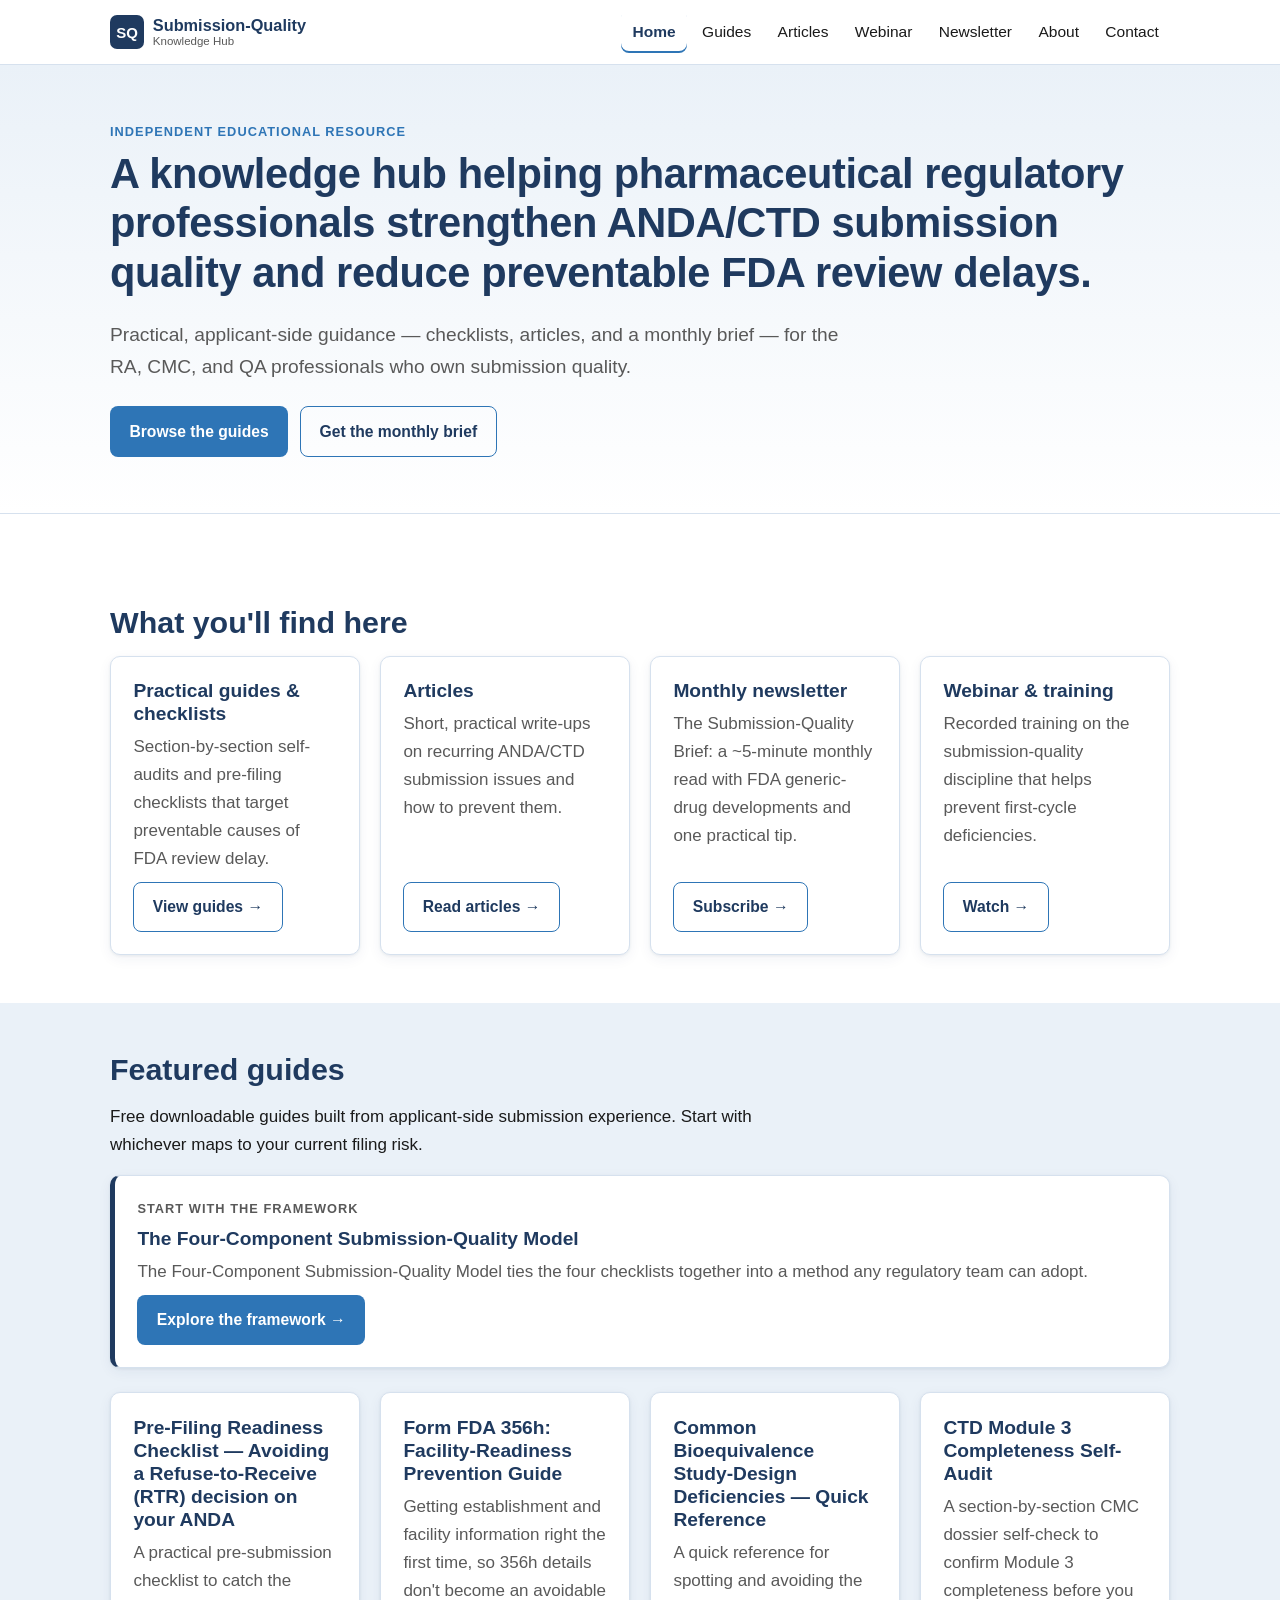
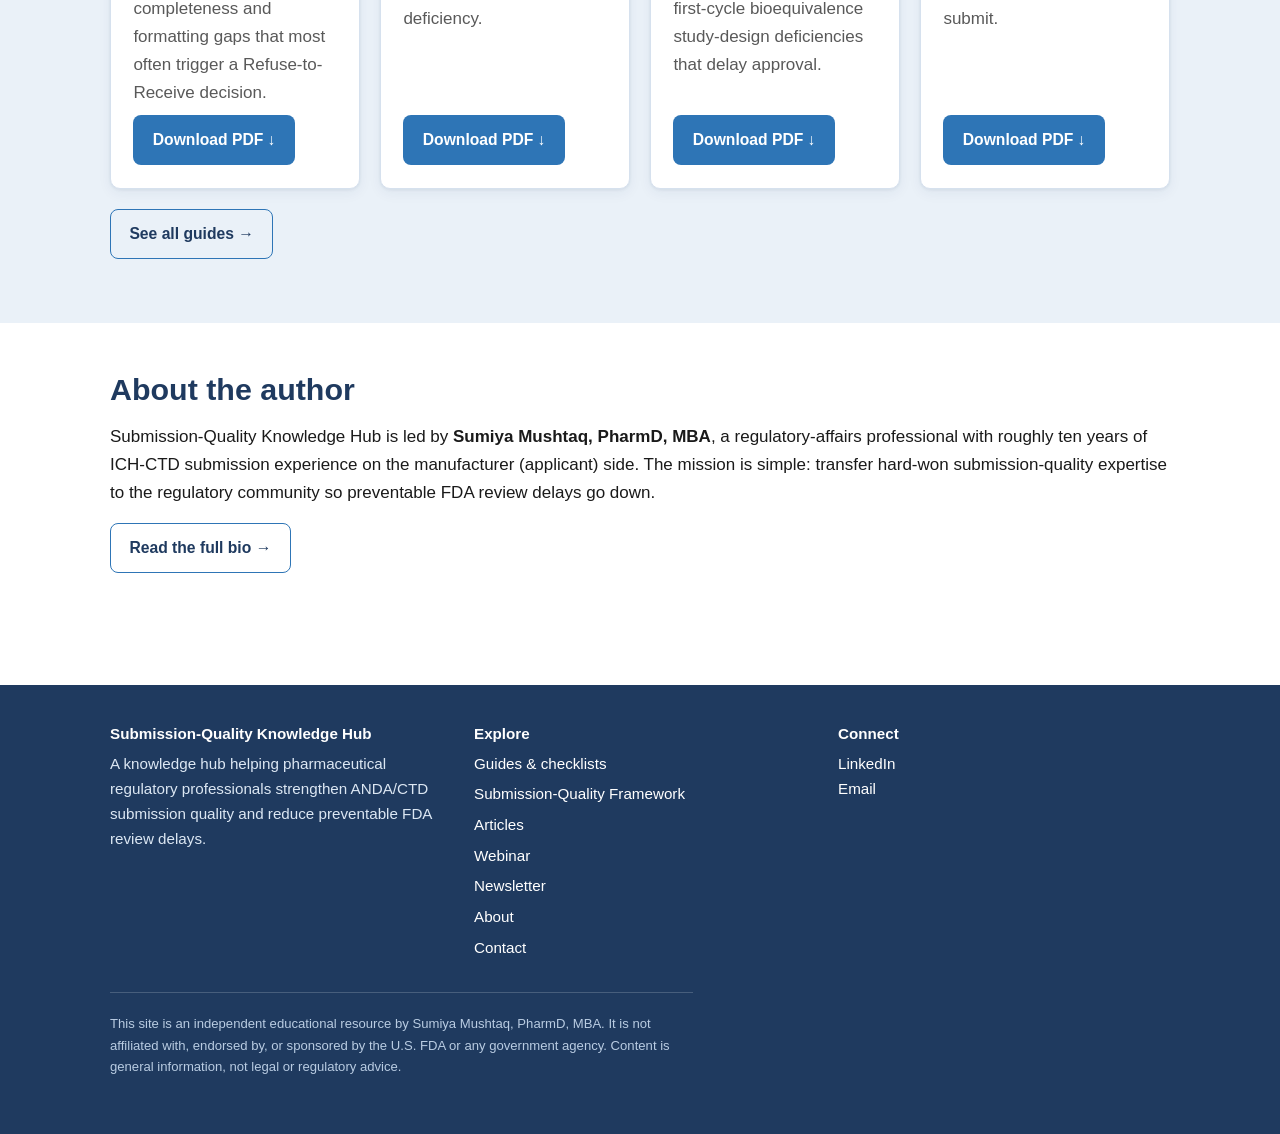
<file: index.html>
<!DOCTYPE html>
<html lang="en">
<head>
  <!-- Google Search Console verification — keep permanently; removing it breaks verification. -->
  <meta name="google-site-verification" content="DP0od9j4jDuDWxdRrhIM2wzsTA5x4eZ408N9Y4tDYOE" />
  <meta charset="UTF-8" />
  <meta name="viewport" content="width=device-width, initial-scale=1" />

  <!-- ===== SEO: unique per page ===== -->
  <title>Submission-Quality Knowledge Hub — Start here</title>
  <meta name="description" content="An independent knowledge hub helping pharmaceutical regulatory professionals strengthen ANDA/CTD submission quality and reduce preventable FDA review delays." />
  <link rel="canonical" href="https://submission-quality-knowledge-hub.netlify.app/index.html" />

  <!-- ===== Open Graph / social preview ===== -->
  <meta property="og:type" content="website" />
  <meta property="og:title" content="Submission-Quality Knowledge Hub" />
  <meta property="og:description" content="Strengthen ANDA/CTD submission quality and reduce preventable FDA review delays — practical, applicant-side guidance." />
  <meta property="og:url" content="https://submission-quality-knowledge-hub.netlify.app/index.html" />
  <meta property="og:image" content="https://submission-quality-knowledge-hub.netlify.app/img/og-image.png" />
  <meta name="twitter:card" content="summary_large_image" />

  <link rel="icon" href="img/favicon.svg" type="image/svg+xml" />
  <link rel="stylesheet" href="css/style.css" />

  <!-- ===== Structured data (home page only): who + what site ===== -->
  <script type="application/ld+json">
  {
    "@context": "https://schema.org",
    "@graph": [
      {
        "@type": "Person",
        "name": "Sumiya Mushtaq",
        "honorificSuffix": "PharmD, MBA",
        "jobTitle": "Regulatory Affairs Professional",
        "description": "Regulatory-affairs professional with ~10 years of ICH-CTD submission experience (manufacturer / applicant-side).",
        "url": "https://submission-quality-knowledge-hub.netlify.app/about.html",
        "sameAs": ["https://www.linkedin.com/in/sumiya-mushtaq"]
      },
      {
        "@type": "WebSite",
        "name": "Submission-Quality Knowledge Hub",
        "url": "https://submission-quality-knowledge-hub.netlify.app/",
        "description": "A knowledge hub helping pharmaceutical regulatory professionals strengthen ANDA/CTD submission quality and reduce preventable FDA review delays."
      }
    ]
  }
  </script>
</head>
<body>
  <a class="skip-link" href="#main">Skip to content</a>

  <!-- ============================================================
       SHARED HEADER  (identical on every page; if you change a nav
       link here, change it on every page — or edit via the CMS).
       ============================================================ -->
  <header class="site-header">
    <div class="container">
      <a class="brand" href="index.html" aria-label="Submission-Quality Knowledge Hub — home">
        <svg class="brand__mark" width="34" height="34" viewBox="0 0 34 34" role="img" aria-hidden="true" focusable="false">
          <rect width="34" height="34" rx="7" fill="#1F3A5F"></rect>
          <text x="17" y="23" text-anchor="middle" font-family="Segoe UI, Arial, sans-serif" font-size="15" font-weight="700" fill="#FFFFFF">SQ</text>
        </svg>
        <span class="brand__text">Submission-Quality<br /><small>Knowledge Hub</small></span>
      </a>

      <button class="nav-toggle" aria-label="Open menu" aria-controls="site-nav" aria-expanded="false">
        <svg width="22" height="22" viewBox="0 0 24 24" fill="none" stroke="currentColor" stroke-width="2" aria-hidden="true"><line x1="3" y1="6" x2="21" y2="6"/><line x1="3" y1="12" x2="21" y2="12"/><line x1="3" y1="18" x2="21" y2="18"/></svg>
      </button>

      <nav class="site-nav" id="site-nav" aria-label="Primary">
        <ul>
          <li><a href="index.html" aria-current="page">Home</a></li>
          <li><a href="resources.html">Guides</a></li>
          <li><a href="articles.html">Articles</a></li>
          <li><a href="webinar.html">Webinar</a></li>
          <li><a href="newsletter.html">Newsletter</a></li>
          <li><a href="about.html">About</a></li>
          <li><a href="contact.html">Contact</a></li>
        </ul>
      </nav>
    </div>
  </header>

  <main id="main">
    <!-- ===== Hero ===== -->
    <section class="hero">
      <div class="container">
        <p class="eyebrow">Independent educational resource</p>
        <h1 data-cms="home.hero_headline">A knowledge hub helping pharmaceutical regulatory professionals strengthen ANDA/CTD submission quality and reduce preventable FDA review delays.</h1>
        <p class="lead" data-cms="home.hero_subhead">Practical, applicant-side guidance — checklists, articles, and a monthly brief — for the RA, CMC, and QA professionals who own submission quality.</p>
        <div class="hero__cta">
          <a class="btn btn--primary" href="resources.html">Browse the guides</a>
          <a class="btn btn--ghost" href="newsletter.html">Get the monthly brief</a>
        </div>
      </div>
    </section>

    <!-- ===== What you'll find here ===== -->
    <section class="section">
      <div class="container">
        <h2>What you'll find here</h2>
        <div class="grid">
          <div class="card">
            <h3>Practical guides &amp; checklists</h3>
            <p>Section-by-section self-audits and pre-filing checklists that target preventable causes of FDA review delay.</p>
            <a class="btn btn--ghost" href="resources.html">View guides &rarr;</a>
          </div>
          <div class="card">
            <h3>Articles</h3>
            <p>Short, practical write-ups on recurring ANDA/CTD submission issues and how to prevent them.</p>
            <a class="btn btn--ghost" href="articles.html">Read articles &rarr;</a>
          </div>
          <div class="card">
            <h3>Monthly newsletter</h3>
            <p>The Submission-Quality Brief: a ~5-minute monthly read with FDA generic-drug developments and one practical tip.</p>
            <a class="btn btn--ghost" href="newsletter.html">Subscribe &rarr;</a>
          </div>
          <div class="card">
            <h3>Webinar &amp; training</h3>
            <p>Recorded training on the submission-quality discipline that helps prevent first-cycle deficiencies.</p>
            <a class="btn btn--ghost" href="webinar.html">Watch &rarr;</a>
          </div>
        </div>
      </div>
    </section>

    <!-- ===== Featured resources strip (4 guides) ===== -->
    <section class="section section--light">
      <div class="container">
        <h2 class="mt-0">Featured guides</h2>
        <p class="prose">Free downloadable guides built from applicant-side submission experience. Start with whichever maps to your current filing risk.</p>

        <!-- Lead: the framework as the entry point -->
        <article class="card card--featured">
          <p class="eyebrow">Start with the framework</p>
          <h3 class="mt-0">The Four-Component Submission-Quality Model</h3>
          <p>The Four-Component Submission-Quality Model ties the four checklists together into a method any regulatory team can adopt.</p>
          <a class="btn btn--primary" href="resources.html">Explore the framework &rarr;</a>
        </article>

        <!-- data-guides: main.js fills this from data/guides.json on the live
             site. The static cards below are the fallback (and what shows when
             you open the file directly from your computer). -->
        <div class="grid" data-guides>
          <article class="card">
            <h3>Pre-Filing Readiness Checklist</h3>
            <p>Avoid a Refuse-to-Receive (RTR) decision on your ANDA — catch completeness gaps before you file.</p>
            <a class="btn btn--primary" href="guides/01_Refuse-to-Receive_Pre-Filing_Checklist.pdf" download>Download PDF &darr;</a>
          </article>
          <article class="card">
            <h3>Form FDA 356h: Facility-Readiness Prevention Guide</h3>
            <p>Get establishment and facility information right the first time.</p>
            <a class="btn btn--primary" href="guides/02_Form356h_Facility-Readiness_Prevention_Guide.pdf" download>Download PDF &darr;</a>
          </article>
          <article class="card">
            <h3>Common Bioequivalence Study-Design Deficiencies</h3>
            <p>A quick reference for avoiding first-cycle BE deficiencies.</p>
            <a class="btn btn--primary" href="guides/03_Bioequivalence_Study-Design_Deficiencies_Quick_Reference.pdf" download>Download PDF &darr;</a>
          </article>
          <article class="card">
            <h3>CTD Module 3 Completeness Self-Audit</h3>
            <p>A section-by-section CMC dossier self-check.</p>
            <a class="btn btn--primary" href="guides/04_CTD_Module3_Completeness_Self-Audit.pdf" download>Download PDF &darr;</a>
          </article>
        </div>
        <p style="margin-top:1.25rem"><a class="btn btn--ghost" href="resources.html">See all guides &rarr;</a></p>
      </div>
    </section>

    <!-- ===== About teaser ===== -->
    <section class="section">
      <div class="container prose">
        <h2 class="mt-0">About the author</h2>
        <p>Submission-Quality Knowledge Hub is led by <strong>Sumiya Mushtaq, PharmD, MBA</strong>, a regulatory-affairs professional with roughly ten years of ICH-CTD submission experience on the manufacturer (applicant) side. The mission is simple: transfer hard-won submission-quality expertise to the regulatory community so preventable FDA review delays go down.</p>
        <p><a class="btn btn--ghost" href="about.html">Read the full bio &rarr;</a></p>
      </div>
    </section>
  </main>

  <!-- ============================================================
       SHARED FOOTER  (identical on every page). The disclaimer text
       is required by law/credibility — keep it word-for-word.
       ============================================================ -->
  <footer class="site-footer">
    <div class="container">
      <div class="footer-grid">
        <div>
          <h4>Submission-Quality Knowledge Hub</h4>
          <p>A knowledge hub helping pharmaceutical regulatory professionals strengthen ANDA/CTD submission quality and reduce preventable FDA review delays.</p>
        </div>
        <nav class="footer-nav" aria-label="Footer">
          <h4>Explore</h4>
          <ul>
            <li><a href="resources.html">Guides &amp; checklists</a></li>
            <li><a href="guides/00_Four-Component_Submission-Quality_Framework.pdf" download>Submission-Quality Framework</a></li>
            <li><a href="articles.html">Articles</a></li>
            <li><a href="webinar.html">Webinar</a></li>
            <li><a href="newsletter.html">Newsletter</a></li>
            <li><a href="about.html">About</a></li>
            <li><a href="contact.html">Contact</a></li>
          </ul>
        </nav>
        <div>
          <h4>Connect</h4>
          <ul class="footer-nav" style="list-style:none;padding:0;margin:0">
            <li><a href="https://www.linkedin.com/in/sumiya-mushtaq" rel="noopener">LinkedIn</a></li>
            <li><a href="mailto:submissionqualityhub@gmail.com">Email</a></li>
          </ul>
        </div>
      </div>
      <!-- REQUIRED DISCLAIMER — do not change the wording -->
      <p class="footer-disclaimer">This site is an independent educational resource by Sumiya Mushtaq, PharmD, MBA. It is not affiliated with, endorsed by, or sponsored by the U.S. FDA or any government agency. Content is general information, not legal or regulatory advice.</p>
    </div>
  </footer>

  <script src="js/main.js"></script>

  <!-- ============================================================
       Netlify Identity helper (for the /admin editor login).
       Invite & "reset password" emails land on this home page with a
       token in the address. This script catches that token, lets you
       set your password, then sends you to the editor at /admin.
       Safe to leave here; it does nothing for normal visitors.
       ============================================================ -->
  <script src="https://identity.netlify.com/v1/netlify-identity-widget.js"></script>
  <script>
    if (window.netlifyIdentity) {
      window.netlifyIdentity.on("init", function (user) {
        if (!user) {
          window.netlifyIdentity.on("login", function () {
            document.location.href = "/admin/";
          });
        }
      });
    }
  </script>
</body>
</html>
</file>
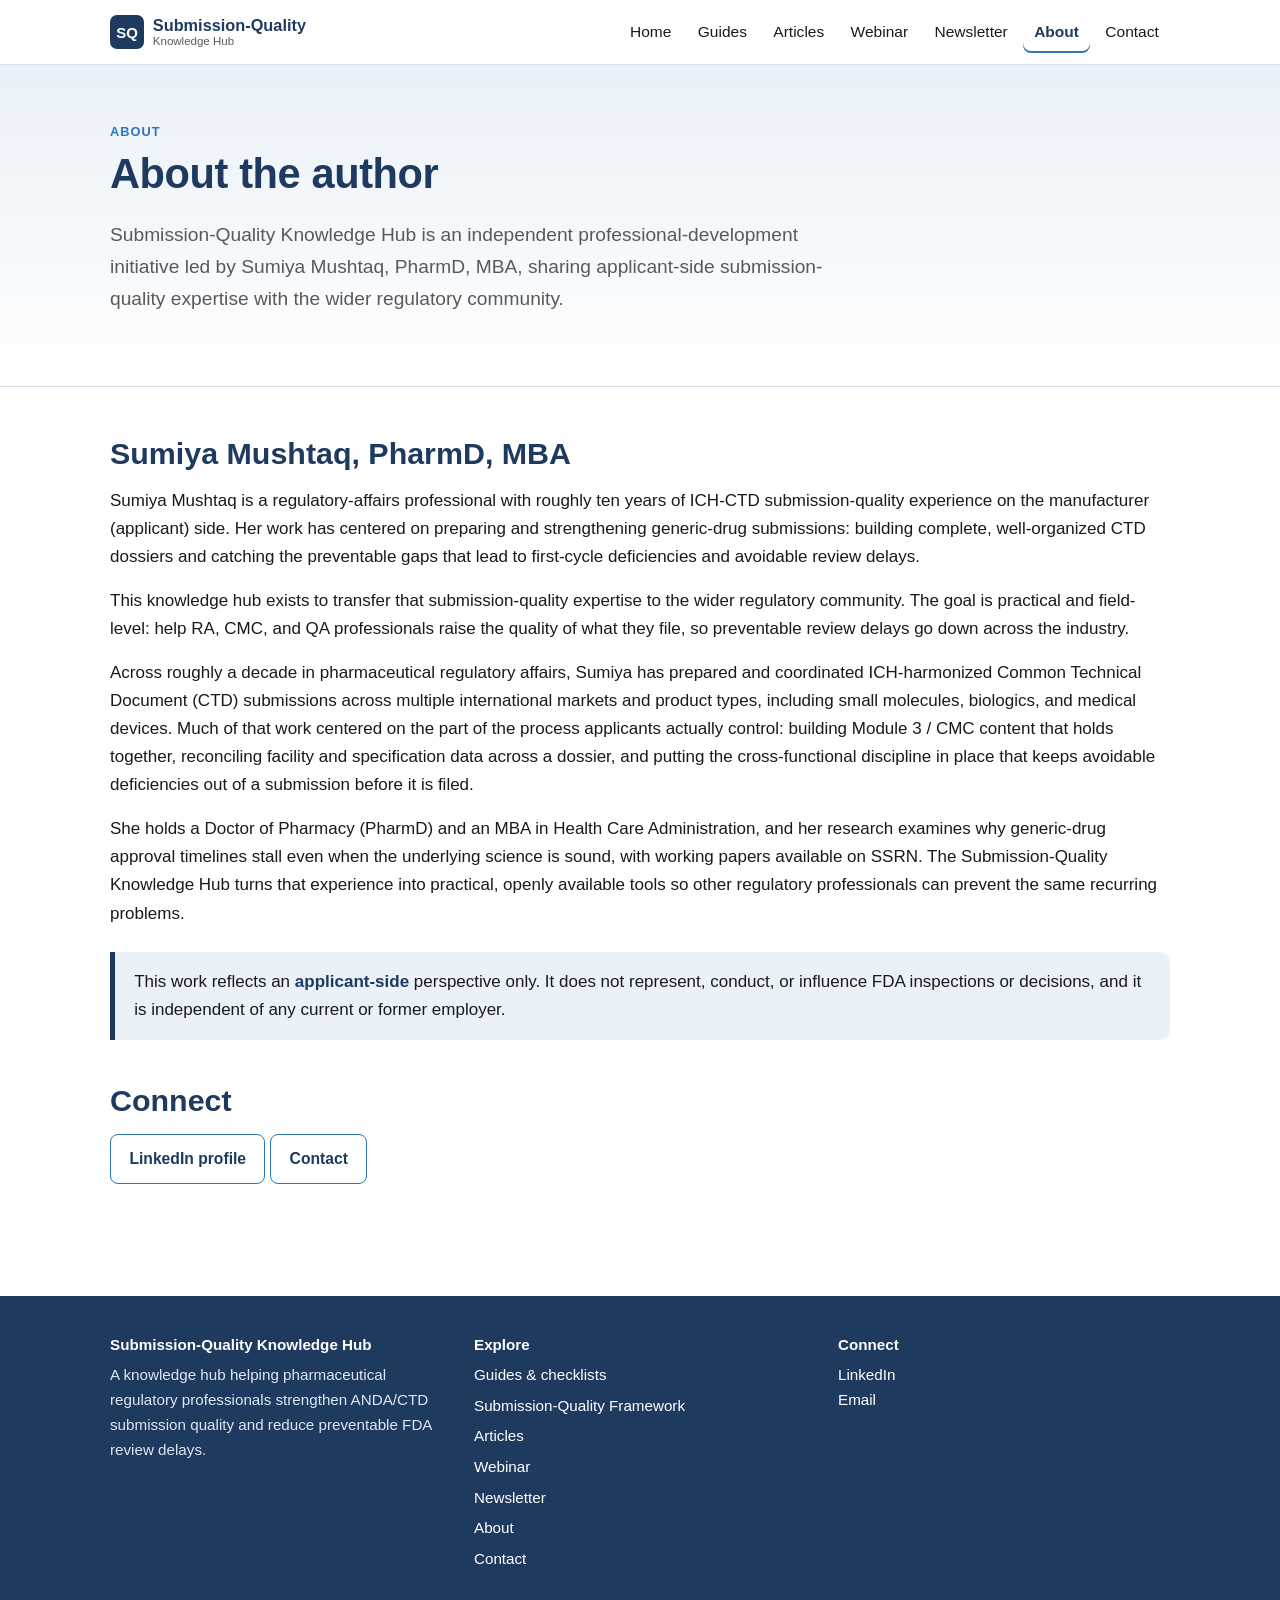
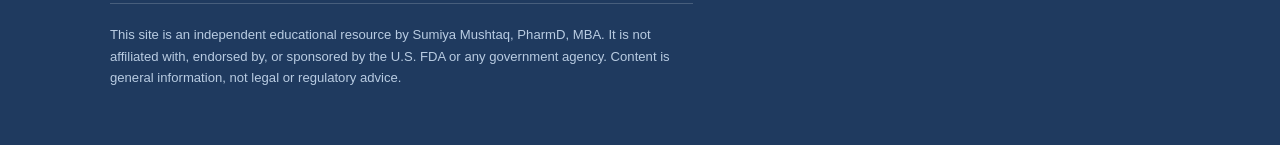
<file: about.html>
<!DOCTYPE html>
<html lang="en">
<head>
  <meta charset="UTF-8" />
  <meta name="viewport" content="width=device-width, initial-scale=1" />

  <title>About — Submission-Quality Knowledge Hub</title>
  <meta name="description" content="About Sumiya Mushtaq, PharmD, MBA — a regulatory-affairs professional with ~10 years of ICH-CTD submission-quality experience, manufacturer/applicant-side." />
  <link rel="canonical" href="https://submission-quality-knowledge-hub.netlify.app/about.html" />

  <meta property="og:type" content="profile" />
  <meta property="og:title" content="About — Submission-Quality Knowledge Hub" />
  <meta property="og:description" content="Sumiya Mushtaq, PharmD, MBA — ~10 years of ICH-CTD submission-quality experience, applicant-side." />
  <meta property="og:url" content="https://submission-quality-knowledge-hub.netlify.app/about.html" />
  <meta property="og:image" content="https://submission-quality-knowledge-hub.netlify.app/img/og-image.png" />
  <meta name="twitter:card" content="summary_large_image" />

  <link rel="icon" href="img/favicon.svg" type="image/svg+xml" />
  <link rel="stylesheet" href="css/style.css" />
</head>
<body>
  <a class="skip-link" href="#main">Skip to content</a>

  <!-- ===== SHARED HEADER ===== -->
  <header class="site-header">
    <div class="container">
      <a class="brand" href="index.html" aria-label="Submission-Quality Knowledge Hub — home">
        <svg class="brand__mark" width="34" height="34" viewBox="0 0 34 34" role="img" aria-hidden="true" focusable="false">
          <rect width="34" height="34" rx="7" fill="#1F3A5F"></rect>
          <text x="17" y="23" text-anchor="middle" font-family="Segoe UI, Arial, sans-serif" font-size="15" font-weight="700" fill="#FFFFFF">SQ</text>
        </svg>
        <span class="brand__text">Submission-Quality<br /><small>Knowledge Hub</small></span>
      </a>
      <button class="nav-toggle" aria-label="Open menu" aria-controls="site-nav" aria-expanded="false">
        <svg width="22" height="22" viewBox="0 0 24 24" fill="none" stroke="currentColor" stroke-width="2" aria-hidden="true"><line x1="3" y1="6" x2="21" y2="6"/><line x1="3" y1="12" x2="21" y2="12"/><line x1="3" y1="18" x2="21" y2="18"/></svg>
      </button>
      <nav class="site-nav" id="site-nav" aria-label="Primary">
        <ul>
          <li><a href="index.html">Home</a></li>
          <li><a href="resources.html">Guides</a></li>
          <li><a href="articles.html">Articles</a></li>
          <li><a href="webinar.html">Webinar</a></li>
          <li><a href="newsletter.html">Newsletter</a></li>
          <li><a href="about.html" aria-current="page">About</a></li>
          <li><a href="contact.html">Contact</a></li>
        </ul>
      </nav>
    </div>
  </header>

  <main id="main">
    <section class="hero">
      <div class="container">
        <p class="eyebrow">About</p>
        <h1>About the author</h1>
        <p class="lead prose" data-cms="about.intro">Submission-Quality Knowledge Hub is an independent professional-development initiative led by Sumiya Mushtaq, PharmD, MBA, sharing applicant-side submission-quality expertise with the wider regulatory community.</p>
      </div>
    </section>

    <section class="section">
      <div class="container prose">
        <h2 class="mt-0">Sumiya Mushtaq, PharmD, MBA</h2>

        <!-- Default bio — keep this; it ensures the page is never empty. -->
        <p>Sumiya Mushtaq is a regulatory-affairs professional with roughly ten years of ICH-CTD submission-quality experience on the manufacturer (applicant) side. Her work has centered on preparing and strengthening generic-drug submissions: building complete, well-organized CTD dossiers and catching the preventable gaps that lead to first-cycle deficiencies and avoidable review delays.</p>
        <p>This knowledge hub exists to transfer that submission-quality expertise to the wider regulatory community. The goal is practical and field-level: help RA, CMC, and QA professionals raise the quality of what they file, so preventable review delays go down across the industry.</p>

        <p>Across roughly a decade in pharmaceutical regulatory affairs, Sumiya has prepared and coordinated ICH-harmonized Common Technical Document (CTD) submissions across multiple international markets and product types, including small molecules, biologics, and medical devices. Much of that work centered on the part of the process applicants actually control: building Module 3 / CMC content that holds together, reconciling facility and specification data across a dossier, and putting the cross-functional discipline in place that keeps avoidable deficiencies out of a submission before it is filed.</p>
        <p>She holds a Doctor of Pharmacy (PharmD) and an MBA in Health Care Administration, and her research examines why generic-drug approval timelines stall even when the underlying science is sound, with working papers available on SSRN. The Submission-Quality Knowledge Hub turns that experience into practical, openly available tools so other regulatory professionals can prevent the same recurring problems.</p>

        <div class="callout">
          <p>This work reflects an <strong>applicant-side</strong> perspective only. It does not represent, conduct, or influence FDA inspections or decisions, and it is independent of any current or former employer.</p>
        </div>

        <h2>Connect</h2>
        <p>
          <a class="btn btn--ghost" href="https://www.linkedin.com/in/sumiya-mushtaq" rel="noopener">LinkedIn profile</a>
          <a class="btn btn--ghost" href="contact.html">Contact</a>
        </p>
      </div>
    </section>
  </main>

  <!-- ===== SHARED FOOTER ===== -->
  <footer class="site-footer">
    <div class="container">
      <div class="footer-grid">
        <div>
          <h4>Submission-Quality Knowledge Hub</h4>
          <p>A knowledge hub helping pharmaceutical regulatory professionals strengthen ANDA/CTD submission quality and reduce preventable FDA review delays.</p>
        </div>
        <nav class="footer-nav" aria-label="Footer">
          <h4>Explore</h4>
          <ul>
            <li><a href="resources.html">Guides &amp; checklists</a></li>
            <li><a href="guides/00_Four-Component_Submission-Quality_Framework.pdf" download>Submission-Quality Framework</a></li>
            <li><a href="articles.html">Articles</a></li>
            <li><a href="webinar.html">Webinar</a></li>
            <li><a href="newsletter.html">Newsletter</a></li>
            <li><a href="about.html">About</a></li>
            <li><a href="contact.html">Contact</a></li>
          </ul>
        </nav>
        <div>
          <h4>Connect</h4>
          <ul class="footer-nav" style="list-style:none;padding:0;margin:0">
            <li><a href="https://www.linkedin.com/in/sumiya-mushtaq" rel="noopener">LinkedIn</a></li>
            <li><a href="mailto:submissionqualityhub@gmail.com">Email</a></li>
          </ul>
        </div>
      </div>
      <p class="footer-disclaimer">This site is an independent educational resource by Sumiya Mushtaq, PharmD, MBA. It is not affiliated with, endorsed by, or sponsored by the U.S. FDA or any government agency. Content is general information, not legal or regulatory advice.</p>
    </div>
  </footer>

  <script src="js/main.js"></script>
</body>
</html>
</file>
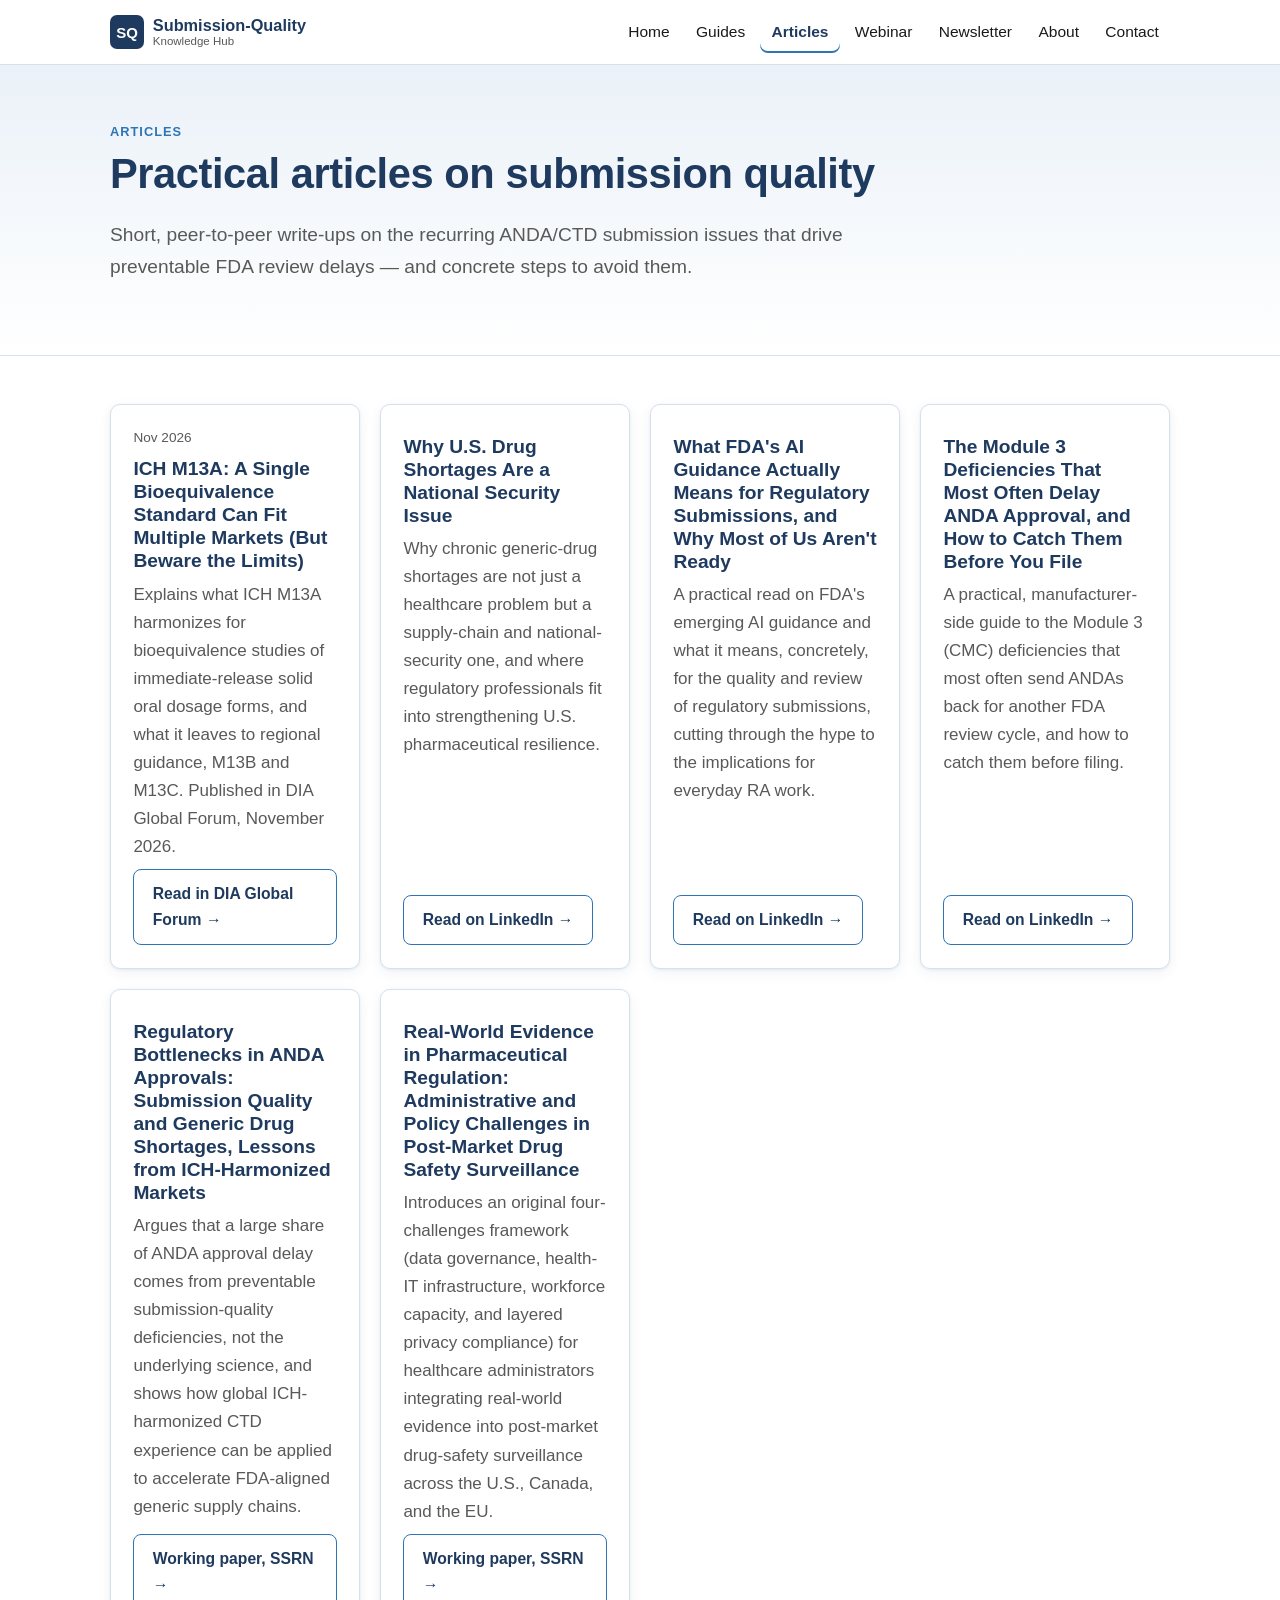
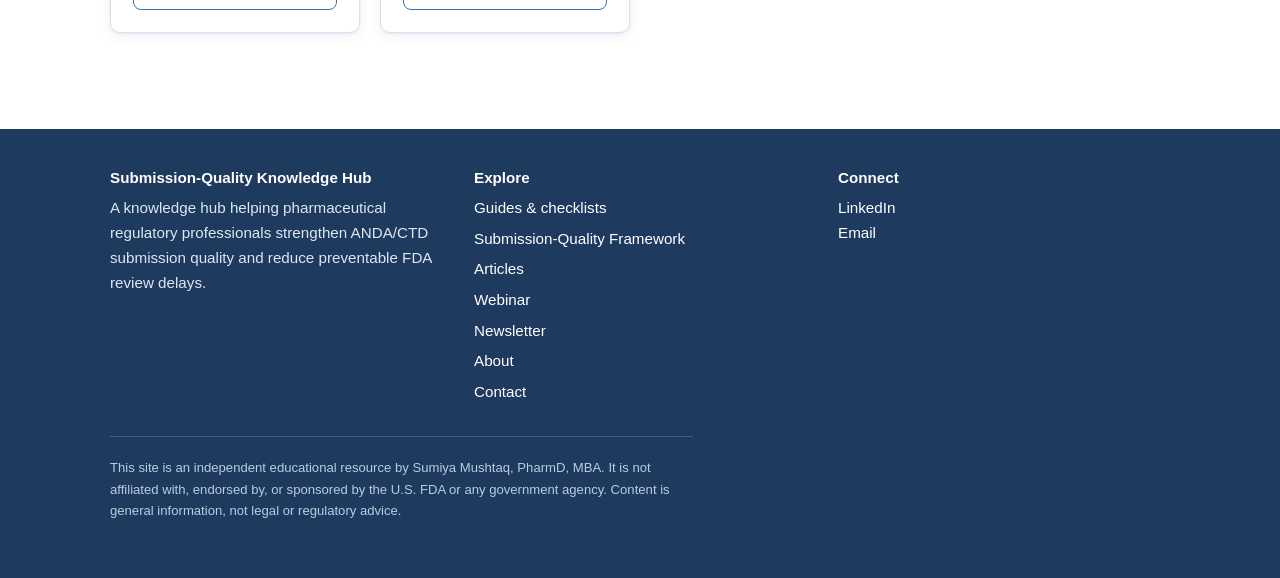
<file: articles.html>
<!DOCTYPE html>
<html lang="en">
<head>
  <meta charset="UTF-8" />
  <meta name="viewport" content="width=device-width, initial-scale=1" />

  <title>Articles — Submission-Quality Knowledge Hub</title>
  <meta name="description" content="Short, practical articles on recurring ANDA/CTD submission issues — from CMC Module 3 deficiencies to bioequivalence study design — and how to prevent them." />
  <link rel="canonical" href="https://submission-quality-knowledge-hub.netlify.app/articles.html" />

  <meta property="og:type" content="website" />
  <meta property="og:title" content="Articles — Submission-Quality Knowledge Hub" />
  <meta property="og:description" content="Practical write-ups on recurring ANDA/CTD submission issues and how to prevent them." />
  <meta property="og:url" content="https://submission-quality-knowledge-hub.netlify.app/articles.html" />
  <meta property="og:image" content="https://submission-quality-knowledge-hub.netlify.app/img/og-image.png" />
  <meta name="twitter:card" content="summary_large_image" />

  <link rel="icon" href="img/favicon.svg" type="image/svg+xml" />
  <link rel="stylesheet" href="css/style.css" />
</head>
<body>
  <a class="skip-link" href="#main">Skip to content</a>

  <!-- ===== SHARED HEADER ===== -->
  <header class="site-header">
    <div class="container">
      <a class="brand" href="index.html" aria-label="Submission-Quality Knowledge Hub — home">
        <svg class="brand__mark" width="34" height="34" viewBox="0 0 34 34" role="img" aria-hidden="true" focusable="false">
          <rect width="34" height="34" rx="7" fill="#1F3A5F"></rect>
          <text x="17" y="23" text-anchor="middle" font-family="Segoe UI, Arial, sans-serif" font-size="15" font-weight="700" fill="#FFFFFF">SQ</text>
        </svg>
        <span class="brand__text">Submission-Quality<br /><small>Knowledge Hub</small></span>
      </a>
      <button class="nav-toggle" aria-label="Open menu" aria-controls="site-nav" aria-expanded="false">
        <svg width="22" height="22" viewBox="0 0 24 24" fill="none" stroke="currentColor" stroke-width="2" aria-hidden="true"><line x1="3" y1="6" x2="21" y2="6"/><line x1="3" y1="12" x2="21" y2="12"/><line x1="3" y1="18" x2="21" y2="18"/></svg>
      </button>
      <nav class="site-nav" id="site-nav" aria-label="Primary">
        <ul>
          <li><a href="index.html">Home</a></li>
          <li><a href="resources.html">Guides</a></li>
          <li><a href="articles.html" aria-current="page">Articles</a></li>
          <li><a href="webinar.html">Webinar</a></li>
          <li><a href="newsletter.html">Newsletter</a></li>
          <li><a href="about.html">About</a></li>
          <li><a href="contact.html">Contact</a></li>
        </ul>
      </nav>
    </div>
  </header>

  <main id="main">
    <section class="hero">
      <div class="container">
        <p class="eyebrow">Articles</p>
        <h1>Practical articles on submission quality</h1>
        <p class="lead prose">Short, peer-to-peer write-ups on the recurring ANDA/CTD submission issues that drive preventable FDA review delays — and concrete steps to avoid them.</p>
      </div>
    </section>

    <section class="section">
      <div class="container">

        <!-- =========================================================
             HOW TO ADD A NEW ARTICLE
             Easiest way: use the CMS at /admin (the "Articles" form).
             Manual way: copy ONE <article class="card"> ... </article>
             block below and edit the title, date, summary, and link.
             (On the live site the cards are generated from
             data/articles.json; the blocks here are the offline
             fallback — update both, or just use the CMS.)
             =========================================================
        ARTICLE CARD TEMPLATE — copy from here:
        <article class="card">
          <p class="card__meta">Month YYYY</p>
          <h3>Article title goes here</h3>
          <p>One or two line summary of the article.</p>
          <a class="btn btn--ghost" href="https://link-to-article" rel="noopener">Read on LinkedIn &rarr;</a>
        </article>
        -->

        <!-- Offline fallback. On the live site these cards are generated from
             data/articles.json (edit them via the CMS "Articles" form). -->
        <div class="grid" data-articles>
          <article class="card">
            <p class="card__meta"></p>
            <h3>Why U.S. Drug Shortages Are a National Security Issue</h3>
            <p>Why chronic generic-drug shortages are not just a healthcare problem but a supply-chain and national-security one, and where regulatory professionals fit into strengthening U.S. pharmaceutical resilience.</p>
            <a class="btn btn--ghost" href="https://www.linkedin.com/pulse/why-us-drug-shortages-national-security-issue-sumiya-mushtaq-86z7f/" target="_blank" rel="noopener">Read on LinkedIn &rarr;</a>
          </article>

          <article class="card">
            <p class="card__meta"></p>
            <h3>What FDA's AI Guidance Actually Means for Regulatory Submissions, and Why Most of Us Aren't Ready</h3>
            <p>A practical read on FDA's emerging AI guidance and what it means, concretely, for the quality and review of regulatory submissions, cutting through the hype to the implications for everyday RA work.</p>
            <a class="btn btn--ghost" href="https://www.linkedin.com/pulse/what-fdas-ai-guidance-actually-means-regulatory-why-most-mushtaq-p9p0e/" target="_blank" rel="noopener">Read on LinkedIn &rarr;</a>
          </article>

          <article class="card">
            <p class="card__meta"></p>
            <h3>The Module 3 Deficiencies That Most Often Delay ANDA Approval, and How to Catch Them Before You File</h3>
            <p>A practical, manufacturer-side guide to the Module 3 (CMC) deficiencies that most often send ANDAs back for another FDA review cycle, and how to catch them before filing.</p>
            <a class="btn btn--ghost" href="https://www.linkedin.com/pulse/module-3-deficiencies-most-often-delay-anda-approval-how-mushtaq-wyjae/" target="_blank" rel="noopener">Read on LinkedIn &rarr;</a>
          </article>

          <article class="card">
            <p class="card__meta"></p>
            <h3>Regulatory Bottlenecks in ANDA Approvals: Submission Quality and Generic Drug Shortages, Lessons from ICH-Harmonized Markets</h3>
            <p>Argues that a large share of ANDA approval delay comes from preventable submission-quality deficiencies, not the underlying science, and shows how global ICH-harmonized CTD experience can be applied to accelerate FDA-aligned generic supply chains.</p>
            <a class="btn btn--ghost" href="https://papers.ssrn.com/sol3/papers.cfm?abstract_id=6599059" target="_blank" rel="noopener">Working paper, SSRN &rarr;</a>
          </article>

          <article class="card">
            <p class="card__meta"></p>
            <h3>Real-World Evidence in Pharmaceutical Regulation: Administrative and Policy Challenges in Post-Market Drug Safety Surveillance</h3>
            <p>Introduces an original four-challenges framework (data governance, health-IT infrastructure, workforce capacity, and layered privacy compliance) for healthcare administrators integrating real-world evidence into post-market drug-safety surveillance across the U.S., Canada, and the EU.</p>
            <a class="btn btn--ghost" href="https://papers.ssrn.com/sol3/papers.cfm?abstract_id=6722318" target="_blank" rel="noopener">Working paper, SSRN &rarr;</a>
          </article>
        </div>
      </div>
    </section>
  </main>

  <!-- ===== SHARED FOOTER ===== -->
  <footer class="site-footer">
    <div class="container">
      <div class="footer-grid">
        <div>
          <h4>Submission-Quality Knowledge Hub</h4>
          <p>A knowledge hub helping pharmaceutical regulatory professionals strengthen ANDA/CTD submission quality and reduce preventable FDA review delays.</p>
        </div>
        <nav class="footer-nav" aria-label="Footer">
          <h4>Explore</h4>
          <ul>
            <li><a href="resources.html">Guides &amp; checklists</a></li>
            <li><a href="guides/00_Four-Component_Submission-Quality_Framework.pdf" download>Submission-Quality Framework</a></li>
            <li><a href="articles.html">Articles</a></li>
            <li><a href="webinar.html">Webinar</a></li>
            <li><a href="newsletter.html">Newsletter</a></li>
            <li><a href="about.html">About</a></li>
            <li><a href="contact.html">Contact</a></li>
          </ul>
        </nav>
        <div>
          <h4>Connect</h4>
          <ul class="footer-nav" style="list-style:none;padding:0;margin:0">
            <li><a href="https://www.linkedin.com/in/sumiya-mushtaq" rel="noopener">LinkedIn</a></li>
            <li><a href="mailto:submissionqualityhub@gmail.com">Email</a></li>
          </ul>
        </div>
      </div>
      <p class="footer-disclaimer">This site is an independent educational resource by Sumiya Mushtaq, PharmD, MBA. It is not affiliated with, endorsed by, or sponsored by the U.S. FDA or any government agency. Content is general information, not legal or regulatory advice.</p>
    </div>
  </footer>

  <script src="js/main.js"></script>
</body>
</html>
</file>
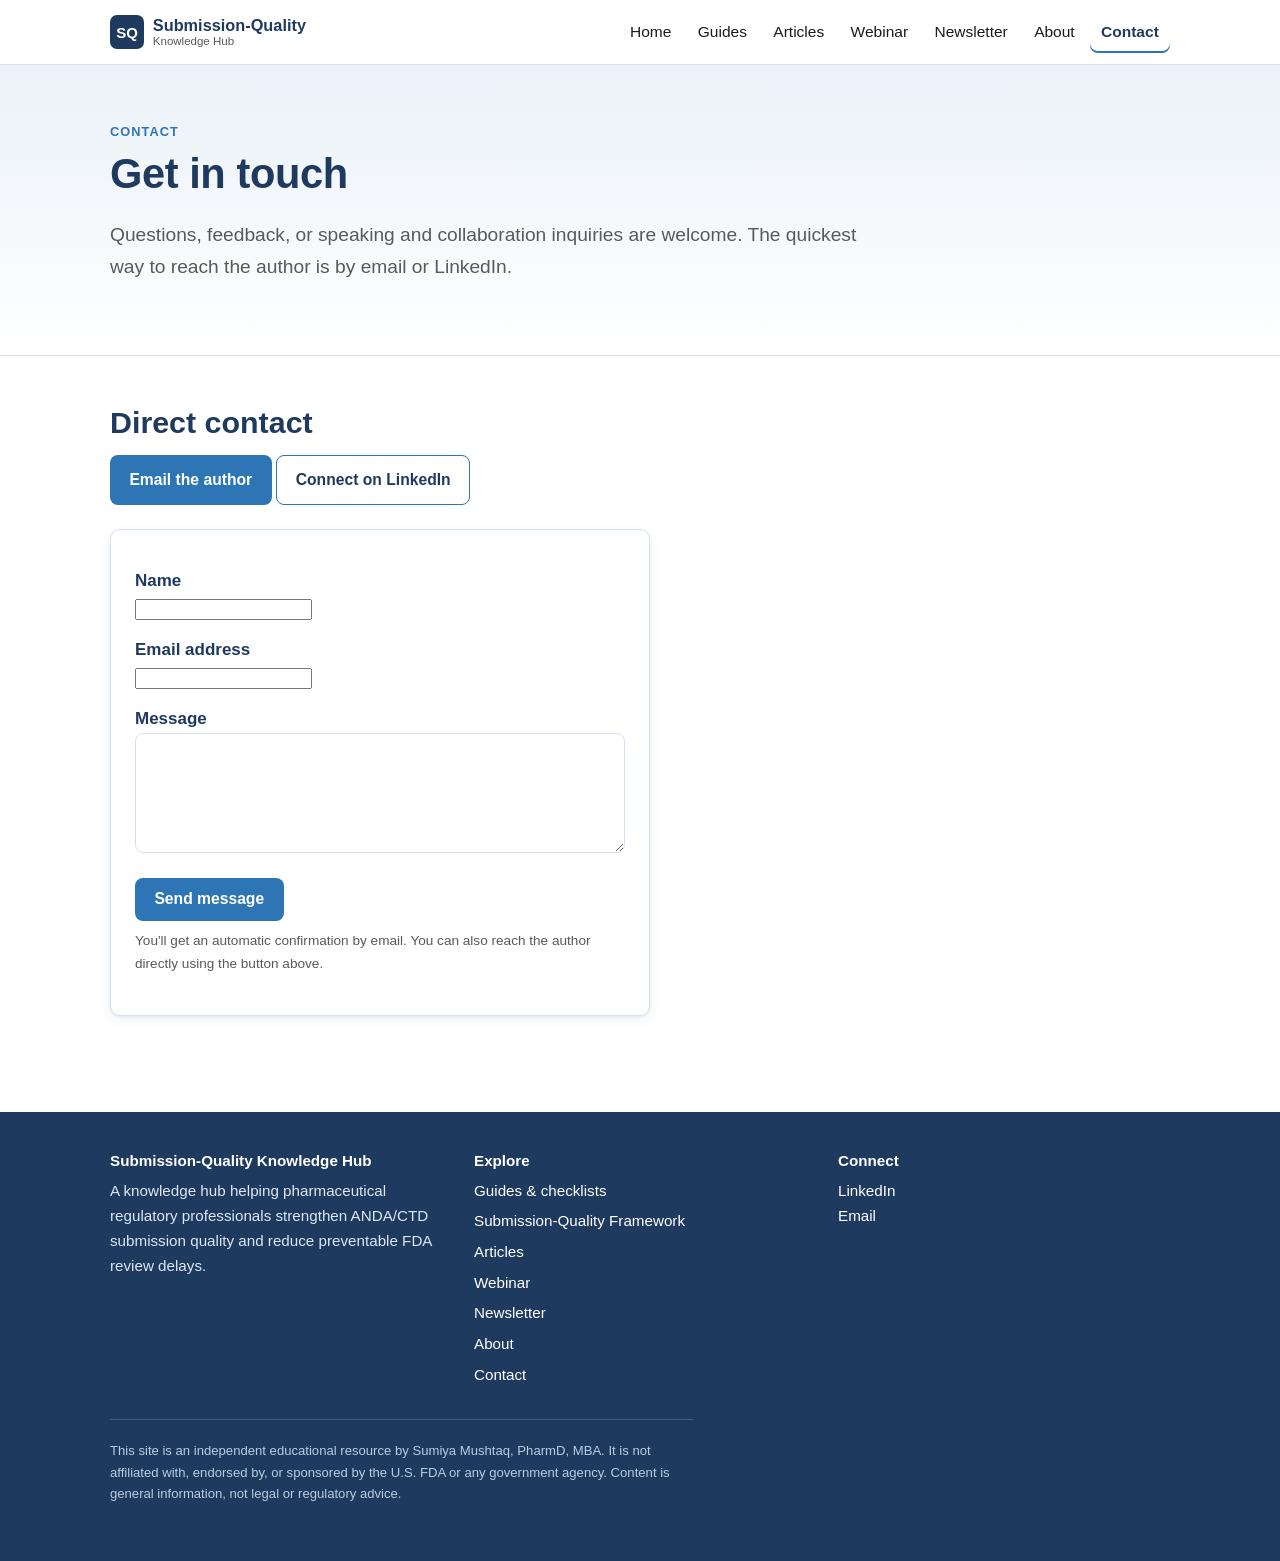
<file: contact.html>
<!DOCTYPE html>
<html lang="en">
<head>
  <meta charset="UTF-8" />
  <meta name="viewport" content="width=device-width, initial-scale=1" />

  <title>Contact — Submission-Quality Knowledge Hub</title>
  <meta name="description" content="Get in touch with Sumiya Mushtaq, PharmD, MBA, of the Submission-Quality Knowledge Hub — by email or LinkedIn." />
  <link rel="canonical" href="https://submission-quality-knowledge-hub.netlify.app/contact.html" />

  <meta property="og:type" content="website" />
  <meta property="og:title" content="Contact — Submission-Quality Knowledge Hub" />
  <meta property="og:description" content="Get in touch by email or LinkedIn." />
  <meta property="og:url" content="https://submission-quality-knowledge-hub.netlify.app/contact.html" />
  <meta property="og:image" content="https://submission-quality-knowledge-hub.netlify.app/img/og-image.png" />
  <meta name="twitter:card" content="summary_large_image" />

  <link rel="icon" href="img/favicon.svg" type="image/svg+xml" />
  <link rel="stylesheet" href="css/style.css" />
</head>
<body>
  <a class="skip-link" href="#main">Skip to content</a>

  <!-- ===== SHARED HEADER ===== -->
  <header class="site-header">
    <div class="container">
      <a class="brand" href="index.html" aria-label="Submission-Quality Knowledge Hub — home">
        <svg class="brand__mark" width="34" height="34" viewBox="0 0 34 34" role="img" aria-hidden="true" focusable="false">
          <rect width="34" height="34" rx="7" fill="#1F3A5F"></rect>
          <text x="17" y="23" text-anchor="middle" font-family="Segoe UI, Arial, sans-serif" font-size="15" font-weight="700" fill="#FFFFFF">SQ</text>
        </svg>
        <span class="brand__text">Submission-Quality<br /><small>Knowledge Hub</small></span>
      </a>
      <button class="nav-toggle" aria-label="Open menu" aria-controls="site-nav" aria-expanded="false">
        <svg width="22" height="22" viewBox="0 0 24 24" fill="none" stroke="currentColor" stroke-width="2" aria-hidden="true"><line x1="3" y1="6" x2="21" y2="6"/><line x1="3" y1="12" x2="21" y2="12"/><line x1="3" y1="18" x2="21" y2="18"/></svg>
      </button>
      <nav class="site-nav" id="site-nav" aria-label="Primary">
        <ul>
          <li><a href="index.html">Home</a></li>
          <li><a href="resources.html">Guides</a></li>
          <li><a href="articles.html">Articles</a></li>
          <li><a href="webinar.html">Webinar</a></li>
          <li><a href="newsletter.html">Newsletter</a></li>
          <li><a href="about.html">About</a></li>
          <li><a href="contact.html" aria-current="page">Contact</a></li>
        </ul>
      </nav>
    </div>
  </header>

  <main id="main">
    <section class="hero">
      <div class="container">
        <p class="eyebrow">Contact</p>
        <h1>Get in touch</h1>
        <p class="lead prose">Questions, feedback, or speaking and collaboration inquiries are welcome. The quickest way to reach the author is by email or LinkedIn.</p>
      </div>
    </section>

    <section class="section">
      <div class="container">
        <div class="prose">
          <h2 class="mt-0">Direct contact</h2>
          <p>
            <a class="btn btn--primary" href="mailto:submissionqualityhub@gmail.com">Email the author</a>
            <a class="btn btn--ghost" href="https://www.linkedin.com/in/sumiya-mushtaq" rel="noopener">Connect on LinkedIn</a>
          </p>
        </div>

        <!-- =========================================================
             CONTACT FORM — powered by FormSubmit.co (free, no backend).
             - YOU get an email at submissionqualityhub@gmail.com (_subject).
             - The VISITOR gets an automatic confirmation reply
               (the _autoresponse text below — edit it to change the wording).
             - After submitting, the visitor lands on the thank-you page (_next).
             To change the destination address, edit the email in BOTH the
             form "action" URL and (optionally) keep it consistent.
             NOTE: the very first time this form is used, FormSubmit emails
             you a one-time "Activate Form" link — click it once to turn it on.
             ========================================================= -->
        <div class="form-card" style="margin-top:1.5rem">
          <form action="https://formsubmit.co/submissionqualityhub@gmail.com" method="POST">
            <!-- Subject of the alert email you receive: -->
            <input type="hidden" name="_subject" value="New contact message from your website" />
            <!-- Nicely formatted email to you: -->
            <input type="hidden" name="_template" value="table" />
            <!-- Automatic confirmation sent to the visitor: -->
            <input type="hidden" name="_autoresponse" value="Thank you for reaching out to the Submission-Quality Knowledge Hub. Your message has been received and you'll hear back soon. — Sumiya Mushtaq, PharmD, MBA" />
            <!-- Send the visitor to the thank-you page after submitting: -->
            <input type="hidden" name="_next" value="https://submission-quality-knowledge-hub.netlify.app/thank-you.html" />
            <!-- NOTE: do NOT add _captcha=false here. FormSubmit only sends the
                 visitor auto-reply (_autoresponse above) when its captcha is ON. -->
            <!-- Spam trap (hidden from people, tempting to bots): -->
            <input type="text" name="_honey" style="display:none" tabindex="-1" autocomplete="off" />

            <label for="c-name">Name</label>
            <input type="text" id="c-name" name="name" autocomplete="name" />

            <label for="c-email">Email address</label>
            <input type="email" id="c-email" name="email" autocomplete="email" required />

            <label for="c-message">Message</label>
            <textarea id="c-message" name="message" required></textarea>

            <div class="form-row" style="margin-top:1rem">
              <button type="submit" class="btn btn--primary">Send message</button>
            </div>
            <p class="form-note">You'll get an automatic confirmation by email. You can also reach the author directly using the button above.</p>
          </form>
        </div>
      </div>
    </section>
  </main>

  <!-- ===== SHARED FOOTER ===== -->
  <footer class="site-footer">
    <div class="container">
      <div class="footer-grid">
        <div>
          <h4>Submission-Quality Knowledge Hub</h4>
          <p>A knowledge hub helping pharmaceutical regulatory professionals strengthen ANDA/CTD submission quality and reduce preventable FDA review delays.</p>
        </div>
        <nav class="footer-nav" aria-label="Footer">
          <h4>Explore</h4>
          <ul>
            <li><a href="resources.html">Guides &amp; checklists</a></li>
            <li><a href="guides/00_Four-Component_Submission-Quality_Framework.pdf" download>Submission-Quality Framework</a></li>
            <li><a href="articles.html">Articles</a></li>
            <li><a href="webinar.html">Webinar</a></li>
            <li><a href="newsletter.html">Newsletter</a></li>
            <li><a href="about.html">About</a></li>
            <li><a href="contact.html">Contact</a></li>
          </ul>
        </nav>
        <div>
          <h4>Connect</h4>
          <ul class="footer-nav" style="list-style:none;padding:0;margin:0">
            <li><a href="https://www.linkedin.com/in/sumiya-mushtaq" rel="noopener">LinkedIn</a></li>
            <li><a href="mailto:submissionqualityhub@gmail.com">Email</a></li>
          </ul>
        </div>
      </div>
      <p class="footer-disclaimer">This site is an independent educational resource by Sumiya Mushtaq, PharmD, MBA. It is not affiliated with, endorsed by, or sponsored by the U.S. FDA or any government agency. Content is general information, not legal or regulatory advice.</p>
    </div>
  </footer>

  <script src="js/main.js"></script>
</body>
</html>
</file>
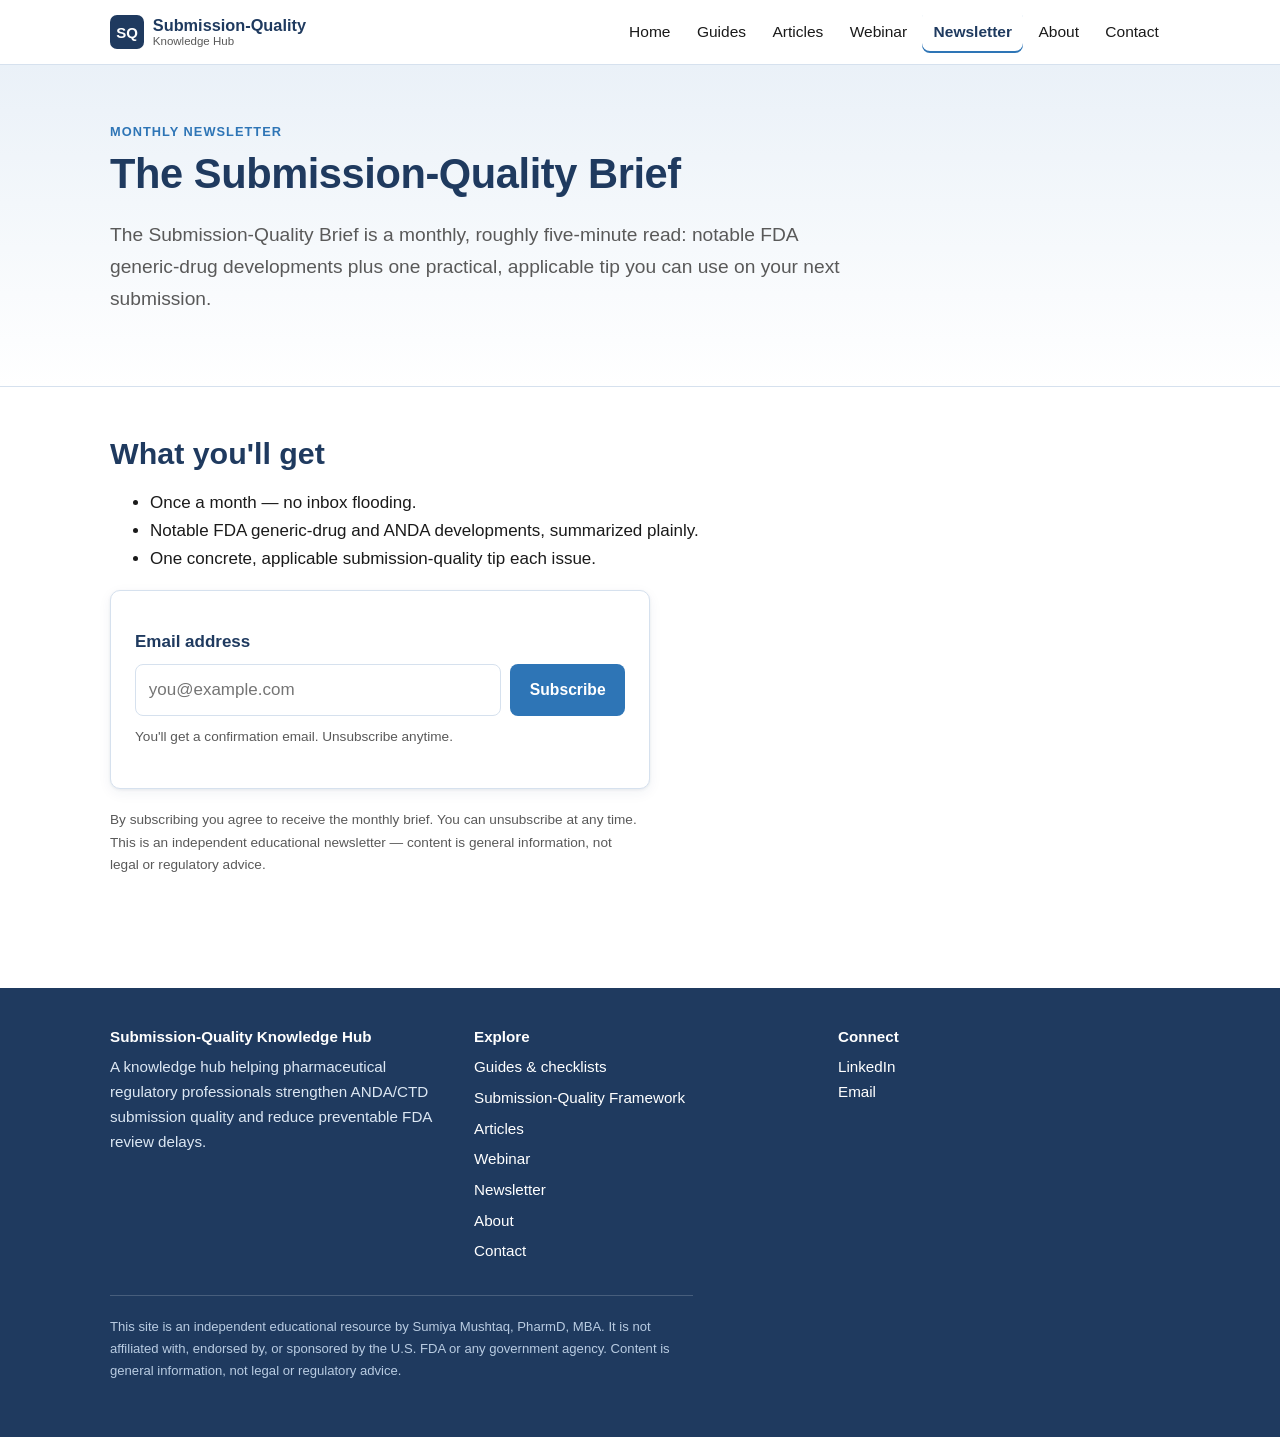
<file: newsletter.html>
<!DOCTYPE html>
<html lang="en">
<head>
  <meta charset="UTF-8" />
  <meta name="viewport" content="width=device-width, initial-scale=1" />

  <title>The Submission-Quality Brief — Monthly Newsletter</title>
  <meta name="description" content="Subscribe to the Submission-Quality Brief: a monthly, ~5-minute read with FDA generic-drug developments and one practical submission-quality tip." />
  <link rel="canonical" href="https://submission-quality-knowledge-hub.netlify.app/newsletter.html" />

  <meta property="og:type" content="website" />
  <meta property="og:title" content="The Submission-Quality Brief — Monthly Newsletter" />
  <meta property="og:description" content="A monthly, ~5-minute read: FDA generic-drug developments plus one practical submission-quality tip." />
  <meta property="og:url" content="https://submission-quality-knowledge-hub.netlify.app/newsletter.html" />
  <meta property="og:image" content="https://submission-quality-knowledge-hub.netlify.app/img/og-image.png" />
  <meta name="twitter:card" content="summary_large_image" />

  <link rel="icon" href="img/favicon.svg" type="image/svg+xml" />
  <link rel="stylesheet" href="css/style.css" />
</head>
<body>
  <a class="skip-link" href="#main">Skip to content</a>

  <!-- ===== SHARED HEADER ===== -->
  <header class="site-header">
    <div class="container">
      <a class="brand" href="index.html" aria-label="Submission-Quality Knowledge Hub — home">
        <svg class="brand__mark" width="34" height="34" viewBox="0 0 34 34" role="img" aria-hidden="true" focusable="false">
          <rect width="34" height="34" rx="7" fill="#1F3A5F"></rect>
          <text x="17" y="23" text-anchor="middle" font-family="Segoe UI, Arial, sans-serif" font-size="15" font-weight="700" fill="#FFFFFF">SQ</text>
        </svg>
        <span class="brand__text">Submission-Quality<br /><small>Knowledge Hub</small></span>
      </a>
      <button class="nav-toggle" aria-label="Open menu" aria-controls="site-nav" aria-expanded="false">
        <svg width="22" height="22" viewBox="0 0 24 24" fill="none" stroke="currentColor" stroke-width="2" aria-hidden="true"><line x1="3" y1="6" x2="21" y2="6"/><line x1="3" y1="12" x2="21" y2="12"/><line x1="3" y1="18" x2="21" y2="18"/></svg>
      </button>
      <nav class="site-nav" id="site-nav" aria-label="Primary">
        <ul>
          <li><a href="index.html">Home</a></li>
          <li><a href="resources.html">Guides</a></li>
          <li><a href="articles.html">Articles</a></li>
          <li><a href="webinar.html">Webinar</a></li>
          <li><a href="newsletter.html" aria-current="page">Newsletter</a></li>
          <li><a href="about.html">About</a></li>
          <li><a href="contact.html">Contact</a></li>
        </ul>
      </nav>
    </div>
  </header>

  <main id="main">
    <section class="hero">
      <div class="container">
        <p class="eyebrow">Monthly newsletter</p>
        <h1>The Submission-Quality Brief</h1>
        <p class="lead prose" data-cms="newsletter.intro">A monthly, roughly five-minute read: notable FDA generic-drug developments plus one practical, applicable tip you can use on your next submission.</p>
      </div>
    </section>

    <section class="section">
      <div class="container">
        <div class="prose">
          <h2 class="mt-0">What you'll get</h2>
          <ul>
            <li>Once a month — no inbox flooding.</li>
            <li>Notable FDA generic-drug and ANDA developments, summarized plainly.</li>
            <li>One concrete, applicable submission-quality tip each issue.</li>
          </ul>
        </div>

        <!-- =========================================================
             NEWSLETTER SIGNUP — posts directly to Buttondown, the real
             mailing list (buttondown.com/submissionquality).
             - Sign-ups land in Buttondown > Subscribers (after they click
               Buttondown's confirmation email, if double opt-in is on).
             - Buttondown sends the confirmation, not this site.
             To change providers later, replace everything between the
             PROVIDER EMBED markers with the new provider's embed code.
             ========================================================= -->
        <div class="form-card">
          <!-- PROVIDER EMBED START -->
          <form action="https://buttondown.com/api/emails/embed-subscribe/submissionquality"
                method="post"
                class="embeddable-buttondown-form">
            <input type="hidden" value="1" name="embed" />
            <label for="nl-email">Email address</label>
            <div class="form-row">
              <input type="email" id="nl-email" name="email" placeholder="you@example.com"
                     autocomplete="email" required />
              <button type="submit" class="btn btn--primary">Subscribe</button>
            </div>
            <p class="form-note">You'll get a confirmation email. Unsubscribe anytime.</p>
          </form>
          <!-- PROVIDER EMBED END -->
        </div>

        <!-- Newsletter disclaimer line -->
        <p class="form-note prose" style="margin-top:1.25rem">By subscribing you agree to receive the monthly brief. You can unsubscribe at any time. This is an independent educational newsletter — content is general information, not legal or regulatory advice.</p>
      </div>
    </section>
  </main>

  <!-- ===== SHARED FOOTER ===== -->
  <footer class="site-footer">
    <div class="container">
      <div class="footer-grid">
        <div>
          <h4>Submission-Quality Knowledge Hub</h4>
          <p>A knowledge hub helping pharmaceutical regulatory professionals strengthen ANDA/CTD submission quality and reduce preventable FDA review delays.</p>
        </div>
        <nav class="footer-nav" aria-label="Footer">
          <h4>Explore</h4>
          <ul>
            <li><a href="resources.html">Guides &amp; checklists</a></li>
            <li><a href="guides/00_Four-Component_Submission-Quality_Framework.pdf" download>Submission-Quality Framework</a></li>
            <li><a href="articles.html">Articles</a></li>
            <li><a href="webinar.html">Webinar</a></li>
            <li><a href="newsletter.html">Newsletter</a></li>
            <li><a href="about.html">About</a></li>
            <li><a href="contact.html">Contact</a></li>
          </ul>
        </nav>
        <div>
          <h4>Connect</h4>
          <ul class="footer-nav" style="list-style:none;padding:0;margin:0">
            <li><a href="https://www.linkedin.com/in/sumiya-mushtaq" rel="noopener">LinkedIn</a></li>
            <li><a href="mailto:submissionqualityhub@gmail.com">Email</a></li>
          </ul>
        </div>
      </div>
      <p class="footer-disclaimer">This site is an independent educational resource by Sumiya Mushtaq, PharmD, MBA. It is not affiliated with, endorsed by, or sponsored by the U.S. FDA or any government agency. Content is general information, not legal or regulatory advice.</p>
    </div>
  </footer>

  <script src="js/main.js"></script>
</body>
</html>
</file>
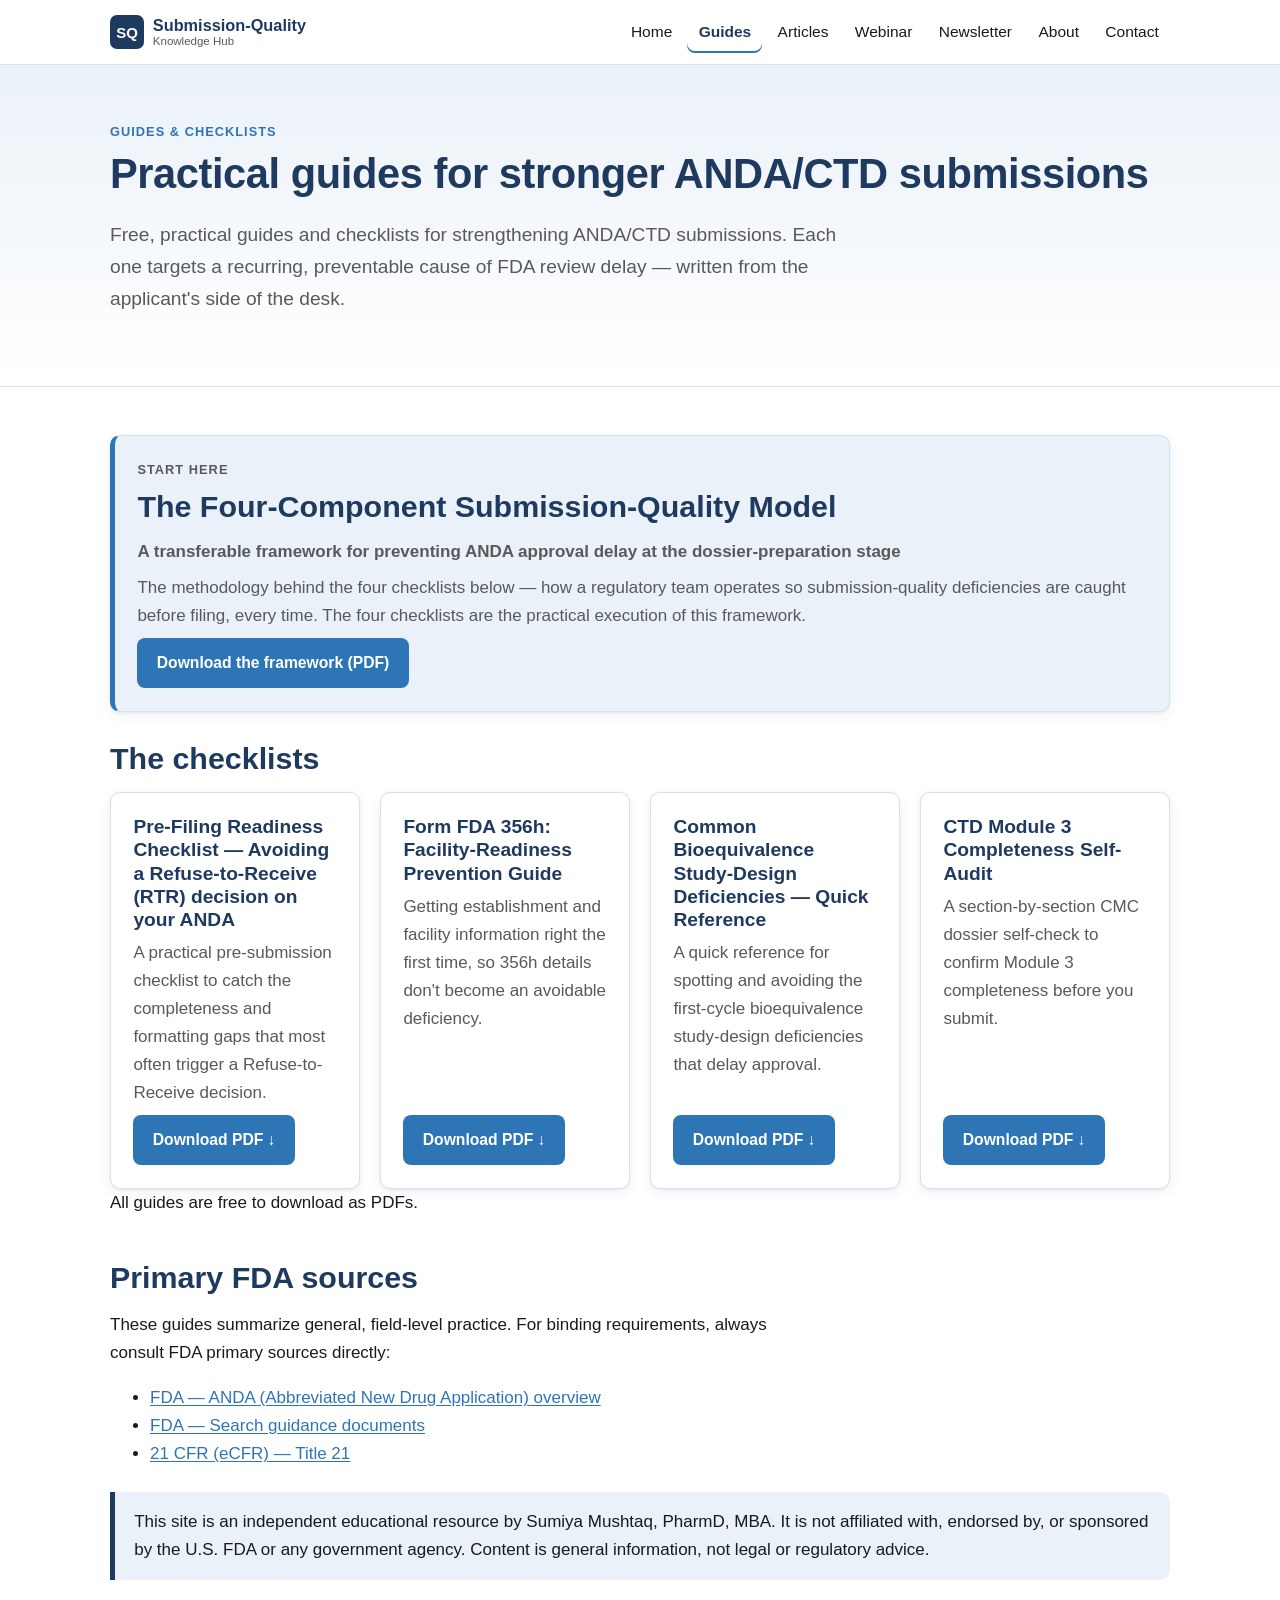
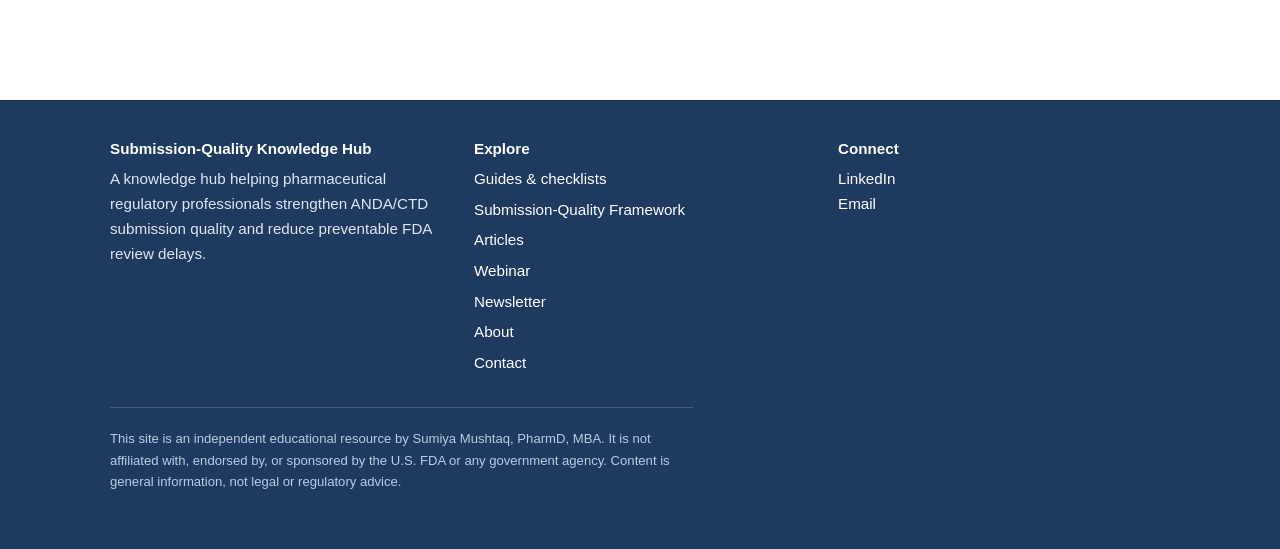
<file: resources.html>
<!DOCTYPE html>
<html lang="en">
<head>
  <meta charset="UTF-8" />
  <meta name="viewport" content="width=device-width, initial-scale=1" />

  <title>Guides &amp; Checklists — Submission-Quality Knowledge Hub</title>
  <meta name="description" content="Free, practical guides and checklists for ANDA/CTD submission quality: Refuse-to-Receive prevention, Form FDA 356h readiness, bioequivalence study design, and CTD Module 3 completeness." />
  <link rel="canonical" href="https://submission-quality-knowledge-hub.netlify.app/resources.html" />

  <meta property="og:type" content="website" />
  <meta property="og:title" content="Guides & Checklists — Submission-Quality Knowledge Hub" />
  <meta property="og:description" content="Free, practical guides for strengthening ANDA/CTD submission quality and reducing preventable FDA review delays." />
  <meta property="og:url" content="https://submission-quality-knowledge-hub.netlify.app/resources.html" />
  <meta property="og:image" content="https://submission-quality-knowledge-hub.netlify.app/img/og-image.png" />
  <meta name="twitter:card" content="summary_large_image" />

  <link rel="icon" href="img/favicon.svg" type="image/svg+xml" />
  <link rel="stylesheet" href="css/style.css" />
</head>
<body>
  <a class="skip-link" href="#main">Skip to content</a>

  <!-- ===== SHARED HEADER ===== -->
  <header class="site-header">
    <div class="container">
      <a class="brand" href="index.html" aria-label="Submission-Quality Knowledge Hub — home">
        <svg class="brand__mark" width="34" height="34" viewBox="0 0 34 34" role="img" aria-hidden="true" focusable="false">
          <rect width="34" height="34" rx="7" fill="#1F3A5F"></rect>
          <text x="17" y="23" text-anchor="middle" font-family="Segoe UI, Arial, sans-serif" font-size="15" font-weight="700" fill="#FFFFFF">SQ</text>
        </svg>
        <span class="brand__text">Submission-Quality<br /><small>Knowledge Hub</small></span>
      </a>
      <button class="nav-toggle" aria-label="Open menu" aria-controls="site-nav" aria-expanded="false">
        <svg width="22" height="22" viewBox="0 0 24 24" fill="none" stroke="currentColor" stroke-width="2" aria-hidden="true"><line x1="3" y1="6" x2="21" y2="6"/><line x1="3" y1="12" x2="21" y2="12"/><line x1="3" y1="18" x2="21" y2="18"/></svg>
      </button>
      <nav class="site-nav" id="site-nav" aria-label="Primary">
        <ul>
          <li><a href="index.html">Home</a></li>
          <li><a href="resources.html" aria-current="page">Guides</a></li>
          <li><a href="articles.html">Articles</a></li>
          <li><a href="webinar.html">Webinar</a></li>
          <li><a href="newsletter.html">Newsletter</a></li>
          <li><a href="about.html">About</a></li>
          <li><a href="contact.html">Contact</a></li>
        </ul>
      </nav>
    </div>
  </header>

  <main id="main">
    <section class="hero">
      <div class="container">
        <p class="eyebrow">Guides &amp; checklists</p>
        <h1>Practical guides for stronger ANDA/CTD submissions</h1>
        <p class="lead prose" data-cms="resources.intro">Free, practical guides and checklists for strengthening ANDA/CTD submissions. Each one targets a recurring, preventable cause of FDA review delay — written from the applicant's side of the desk.</p>
      </div>
    </section>

    <section class="section">
      <div class="container">
        <!-- FEATURED: framework lead card — sits ABOVE the four-guide grid.
             Kept OUTSIDE the data-guides container below so the JS-rendered
             grid never overwrites it. -->
        <!-- data-framework: main.js fills this from data/framework.json on the
             live site (edited via the CMS "Framework" section, where you also
             upload the PDF). The text below is the offline fallback. -->
        <article class="card card--featured" data-framework>
          <p class="eyebrow">Start here</p>
          <h2 class="mt-0" data-fw="title">The Four-Component Submission-Quality Model</h2>
          <p class="card__subtitle" data-fw="subtitle">A transferable framework for preventing ANDA approval delay at the dossier-preparation stage</p>
          <p data-fw="description">The methodology behind the four checklists below — how a regulatory team operates so submission-quality deficiencies are caught before filing, every time. The four checklists are the practical execution of this framework.</p>
          <a class="btn btn--primary" href="guides/00_Four-Component_Submission-Quality_Framework.pdf" download>Download the framework (PDF)</a>
        </article>

        <h2 class="section-subhead">The checklists</h2>

        <!-- data-guides: main.js fills this from data/guides.json on the live
             site (this is what the CMS "Guides" collection edits). The static
             cards below are the fallback. -->
        <div class="grid" data-guides>
          <article class="card">
            <h3>Pre-Filing Readiness Checklist — Avoiding a Refuse-to-Receive (RTR) decision on your ANDA</h3>
            <p>A practical pre-submission checklist to catch the completeness and formatting gaps that most often trigger a Refuse-to-Receive decision.</p>
            <a class="btn btn--primary" href="guides/01_Refuse-to-Receive_Pre-Filing_Checklist.pdf" download>Download PDF &darr;</a>
          </article>
          <article class="card">
            <h3>Form FDA 356h: Facility-Readiness Prevention Guide</h3>
            <p>Getting establishment and facility information right the first time, so 356h details don't become an avoidable deficiency.</p>
            <a class="btn btn--primary" href="guides/02_Form356h_Facility-Readiness_Prevention_Guide.pdf" download>Download PDF &darr;</a>
          </article>
          <article class="card">
            <h3>Common Bioequivalence Study-Design Deficiencies — Quick Reference</h3>
            <p>A quick reference for spotting and avoiding the first-cycle bioequivalence study-design deficiencies that delay approval.</p>
            <a class="btn btn--primary" href="guides/03_Bioequivalence_Study-Design_Deficiencies_Quick_Reference.pdf" download>Download PDF &darr;</a>
          </article>
          <article class="card">
            <h3>CTD Module 3 Completeness Self-Audit</h3>
            <p>A section-by-section CMC dossier self-check to confirm Module 3 completeness before you submit.</p>
            <a class="btn btn--primary" href="guides/04_CTD_Module3_Completeness_Self-Audit.pdf" download>Download PDF &darr;</a>
          </article>
        </div>

        <p class="prose">All guides are free to download as PDFs.</p>

        <h2>Primary FDA sources</h2>
        <p class="prose">These guides summarize general, field-level practice. For binding requirements, always consult FDA primary sources directly:</p>
        <ul class="prose">
          <li><a href="https://www.fda.gov/drugs/types-applications/abbreviated-new-drug-application-anda" rel="noopener">FDA — ANDA (Abbreviated New Drug Application) overview</a></li>
          <li><a href="https://www.fda.gov/regulatory-information/search-fda-guidance-documents" rel="noopener">FDA — Search guidance documents</a></li>
          <li><a href="https://www.ecfr.gov/current/title-21" rel="noopener">21 CFR (eCFR) — Title 21</a></li>
        </ul>

        <!-- REQUIRED DISCLAIMER also appears on the resources page body, per brief -->
        <div class="callout">
          <p>This site is an independent educational resource by Sumiya Mushtaq, PharmD, MBA. It is not affiliated with, endorsed by, or sponsored by the U.S. FDA or any government agency. Content is general information, not legal or regulatory advice.</p>
        </div>
      </div>
    </section>
  </main>

  <!-- ===== SHARED FOOTER ===== -->
  <footer class="site-footer">
    <div class="container">
      <div class="footer-grid">
        <div>
          <h4>Submission-Quality Knowledge Hub</h4>
          <p>A knowledge hub helping pharmaceutical regulatory professionals strengthen ANDA/CTD submission quality and reduce preventable FDA review delays.</p>
        </div>
        <nav class="footer-nav" aria-label="Footer">
          <h4>Explore</h4>
          <ul>
            <li><a href="resources.html">Guides &amp; checklists</a></li>
            <li><a href="guides/00_Four-Component_Submission-Quality_Framework.pdf" download>Submission-Quality Framework</a></li>
            <li><a href="articles.html">Articles</a></li>
            <li><a href="webinar.html">Webinar</a></li>
            <li><a href="newsletter.html">Newsletter</a></li>
            <li><a href="about.html">About</a></li>
            <li><a href="contact.html">Contact</a></li>
          </ul>
        </nav>
        <div>
          <h4>Connect</h4>
          <ul class="footer-nav" style="list-style:none;padding:0;margin:0">
            <li><a href="https://www.linkedin.com/in/sumiya-mushtaq" rel="noopener">LinkedIn</a></li>
            <li><a href="mailto:submissionqualityhub@gmail.com">Email</a></li>
          </ul>
        </div>
      </div>
      <p class="footer-disclaimer">This site is an independent educational resource by Sumiya Mushtaq, PharmD, MBA. It is not affiliated with, endorsed by, or sponsored by the U.S. FDA or any government agency. Content is general information, not legal or regulatory advice.</p>
    </div>
  </footer>

  <script src="js/main.js"></script>
</body>
</html>
</file>
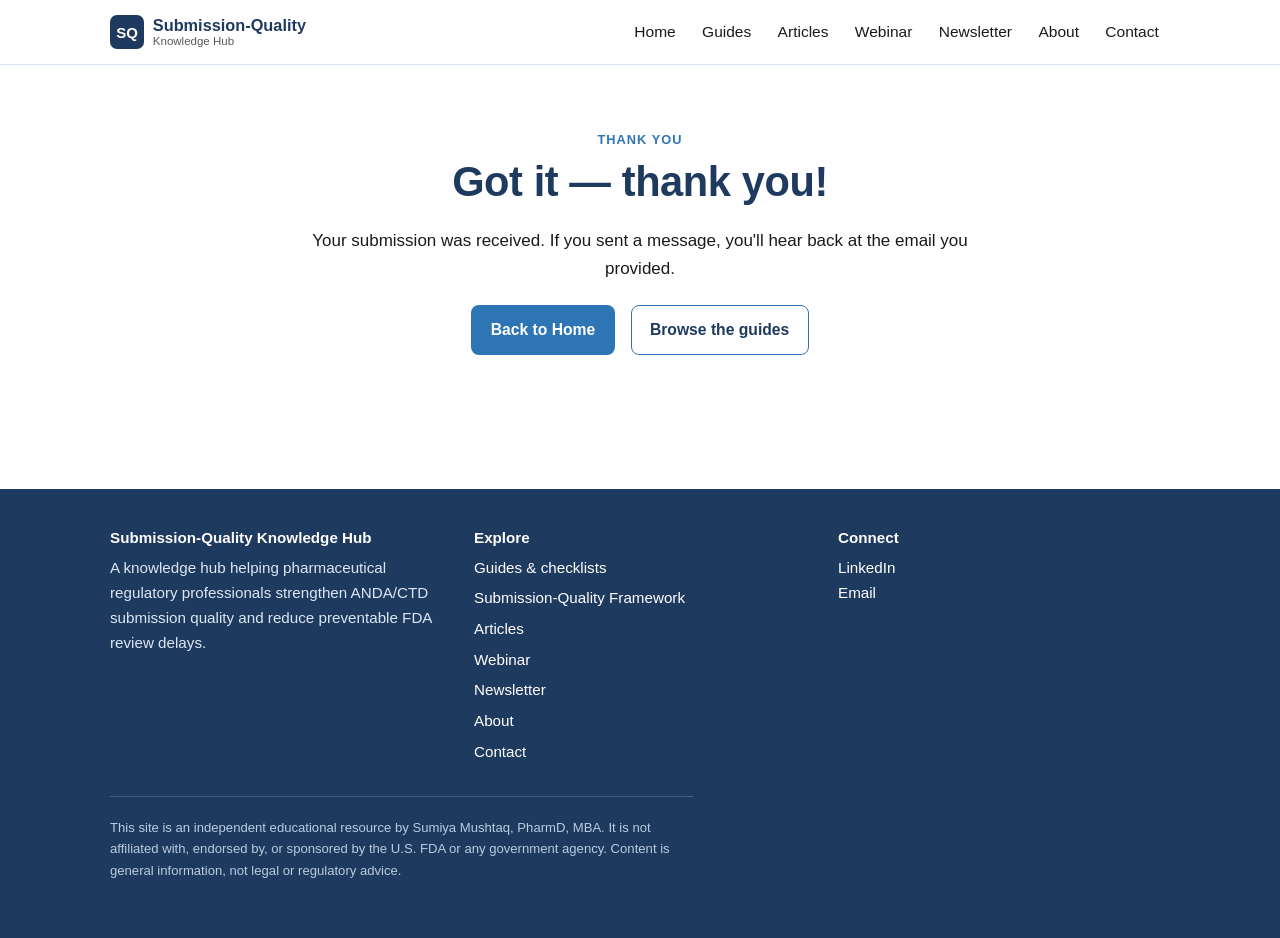
<file: thank-you.html>
<!DOCTYPE html>
<html lang="en">
<head>
  <meta charset="UTF-8" />
  <meta name="viewport" content="width=device-width, initial-scale=1" />
  <title>Thank you — Submission-Quality Knowledge Hub</title>
  <meta name="description" content="Thank you — your message has been received." />
  <meta name="robots" content="noindex" />
  <link rel="icon" href="img/favicon.svg" type="image/svg+xml" />
  <link rel="stylesheet" href="css/style.css" />
</head>
<body>
  <a class="skip-link" href="#main">Skip to content</a>

  <!-- ===== SHARED HEADER ===== -->
  <header class="site-header">
    <div class="container">
      <a class="brand" href="index.html" aria-label="Submission-Quality Knowledge Hub — home">
        <svg class="brand__mark" width="34" height="34" viewBox="0 0 34 34" role="img" aria-hidden="true" focusable="false">
          <rect width="34" height="34" rx="7" fill="#1F3A5F"></rect>
          <text x="17" y="23" text-anchor="middle" font-family="Segoe UI, Arial, sans-serif" font-size="15" font-weight="700" fill="#FFFFFF">SQ</text>
        </svg>
        <span class="brand__text">Submission-Quality<br /><small>Knowledge Hub</small></span>
      </a>
      <button class="nav-toggle" aria-label="Open menu" aria-controls="site-nav" aria-expanded="false">
        <svg width="22" height="22" viewBox="0 0 24 24" fill="none" stroke="currentColor" stroke-width="2" aria-hidden="true"><line x1="3" y1="6" x2="21" y2="6"/><line x1="3" y1="12" x2="21" y2="12"/><line x1="3" y1="18" x2="21" y2="18"/></svg>
      </button>
      <nav class="site-nav" id="site-nav" aria-label="Primary">
        <ul>
          <li><a href="index.html">Home</a></li>
          <li><a href="resources.html">Guides</a></li>
          <li><a href="articles.html">Articles</a></li>
          <li><a href="webinar.html">Webinar</a></li>
          <li><a href="newsletter.html">Newsletter</a></li>
          <li><a href="about.html">About</a></li>
          <li><a href="contact.html">Contact</a></li>
        </ul>
      </nav>
    </div>
  </header>

  <main id="main">
    <section class="container notfound">
      <p class="eyebrow">Thank you</p>
      <h1>Got it — thank you!</h1>
      <p class="prose" style="margin-inline:auto">Your submission was received. If you sent a message, you'll hear back at the email you provided.</p>
      <p>
        <a class="btn btn--primary" href="index.html">Back to Home</a>
        <a class="btn btn--ghost" href="resources.html">Browse the guides</a>
      </p>
    </section>
  </main>

  <!-- ===== SHARED FOOTER ===== -->
  <footer class="site-footer">
    <div class="container">
      <div class="footer-grid">
        <div>
          <h4>Submission-Quality Knowledge Hub</h4>
          <p>A knowledge hub helping pharmaceutical regulatory professionals strengthen ANDA/CTD submission quality and reduce preventable FDA review delays.</p>
        </div>
        <nav class="footer-nav" aria-label="Footer">
          <h4>Explore</h4>
          <ul>
            <li><a href="resources.html">Guides &amp; checklists</a></li>
            <li><a href="guides/00_Four-Component_Submission-Quality_Framework.pdf" download>Submission-Quality Framework</a></li>
            <li><a href="articles.html">Articles</a></li>
            <li><a href="webinar.html">Webinar</a></li>
            <li><a href="newsletter.html">Newsletter</a></li>
            <li><a href="about.html">About</a></li>
            <li><a href="contact.html">Contact</a></li>
          </ul>
        </nav>
        <div>
          <h4>Connect</h4>
          <ul class="footer-nav" style="list-style:none;padding:0;margin:0">
            <li><a href="https://www.linkedin.com/in/sumiya-mushtaq" rel="noopener">LinkedIn</a></li>
            <li><a href="mailto:submissionqualityhub@gmail.com">Email</a></li>
          </ul>
        </div>
      </div>
      <p class="footer-disclaimer">This site is an independent educational resource by Sumiya Mushtaq, PharmD, MBA. It is not affiliated with, endorsed by, or sponsored by the U.S. FDA or any government agency. Content is general information, not legal or regulatory advice.</p>
    </div>
  </footer>

  <script src="js/main.js"></script>
</body>
</html>
</file>
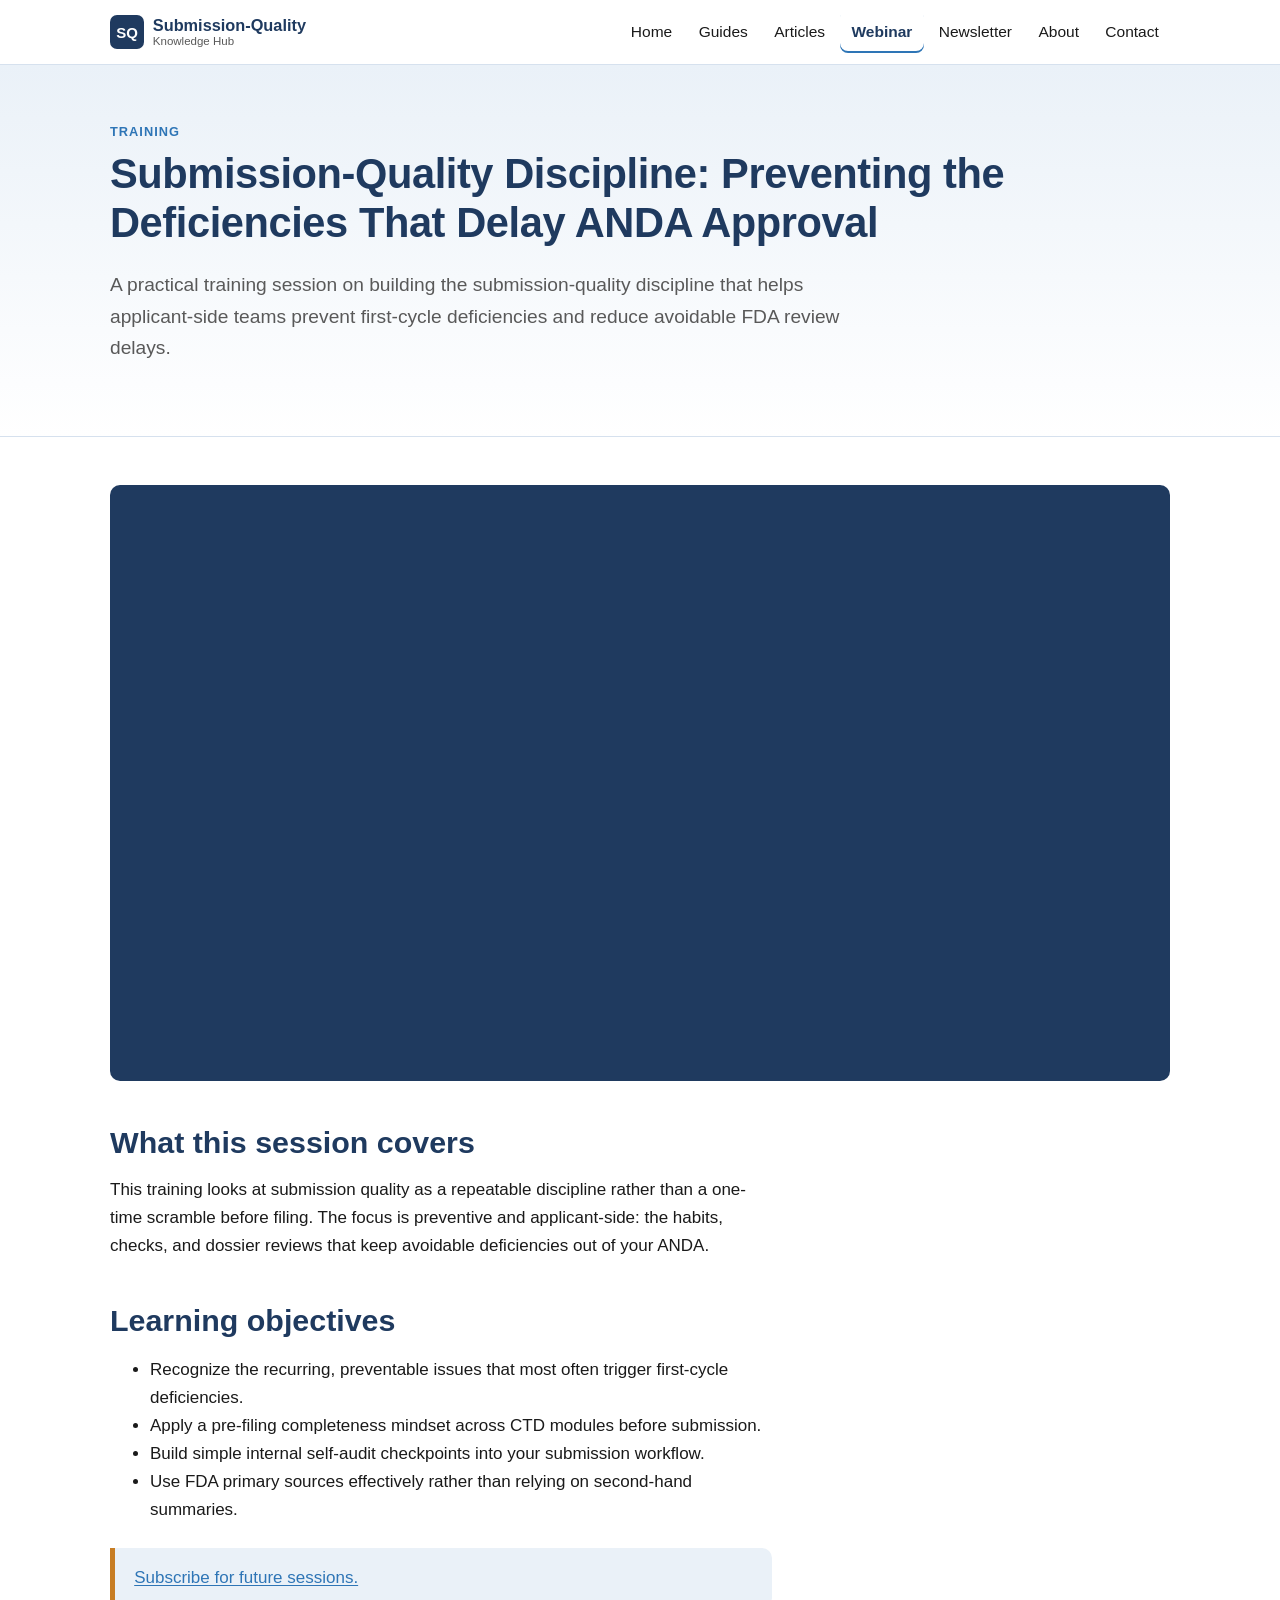
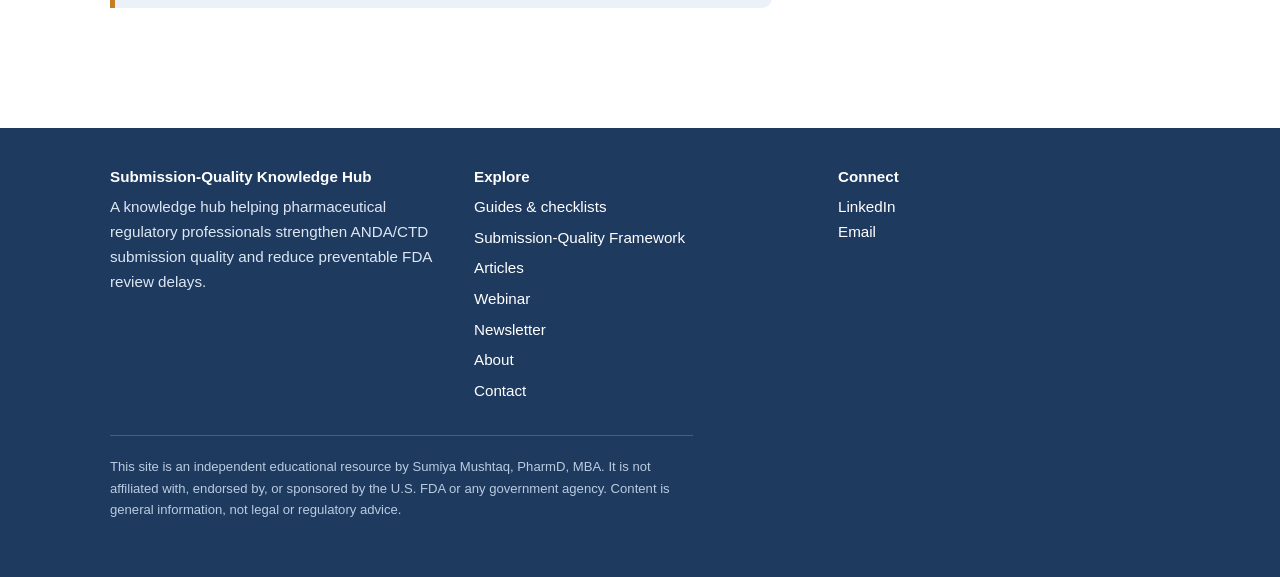
<file: webinar.html>
<!DOCTYPE html>
<html lang="en">
<head>
  <meta charset="UTF-8" />
  <meta name="viewport" content="width=device-width, initial-scale=1" />

  <title>Webinar &amp; Training — Submission-Quality Knowledge Hub</title>
  <meta name="description" content="Submission-Quality Discipline: a recorded training on preventing the deficiencies that delay ANDA approval, for RA, CMC, and QA professionals." />
  <link rel="canonical" href="https://submission-quality-knowledge-hub.netlify.app/webinar.html" />

  <meta property="og:type" content="website" />
  <meta property="og:title" content="Webinar & Training — Submission-Quality Knowledge Hub" />
  <meta property="og:description" content="Submission-Quality Discipline: preventing the deficiencies that delay ANDA approval." />
  <meta property="og:url" content="https://submission-quality-knowledge-hub.netlify.app/webinar.html" />
  <meta property="og:image" content="https://submission-quality-knowledge-hub.netlify.app/img/og-image.png" />
  <meta name="twitter:card" content="summary_large_image" />

  <link rel="icon" href="img/favicon.svg" type="image/svg+xml" />
  <link rel="stylesheet" href="css/style.css" />
</head>
<body>
  <a class="skip-link" href="#main">Skip to content</a>

  <!-- ===== SHARED HEADER ===== -->
  <header class="site-header">
    <div class="container">
      <a class="brand" href="index.html" aria-label="Submission-Quality Knowledge Hub — home">
        <svg class="brand__mark" width="34" height="34" viewBox="0 0 34 34" role="img" aria-hidden="true" focusable="false">
          <rect width="34" height="34" rx="7" fill="#1F3A5F"></rect>
          <text x="17" y="23" text-anchor="middle" font-family="Segoe UI, Arial, sans-serif" font-size="15" font-weight="700" fill="#FFFFFF">SQ</text>
        </svg>
        <span class="brand__text">Submission-Quality<br /><small>Knowledge Hub</small></span>
      </a>
      <button class="nav-toggle" aria-label="Open menu" aria-controls="site-nav" aria-expanded="false">
        <svg width="22" height="22" viewBox="0 0 24 24" fill="none" stroke="currentColor" stroke-width="2" aria-hidden="true"><line x1="3" y1="6" x2="21" y2="6"/><line x1="3" y1="12" x2="21" y2="12"/><line x1="3" y1="18" x2="21" y2="18"/></svg>
      </button>
      <nav class="site-nav" id="site-nav" aria-label="Primary">
        <ul>
          <li><a href="index.html">Home</a></li>
          <li><a href="resources.html">Guides</a></li>
          <li><a href="articles.html">Articles</a></li>
          <li><a href="webinar.html" aria-current="page">Webinar</a></li>
          <li><a href="newsletter.html">Newsletter</a></li>
          <li><a href="about.html">About</a></li>
          <li><a href="contact.html">Contact</a></li>
        </ul>
      </nav>
    </div>
  </header>

  <main id="main">
    <section class="hero">
      <div class="container">
        <p class="eyebrow">Training</p>
        <h1>Submission-Quality Discipline: Preventing the Deficiencies That Delay ANDA Approval</h1>
        <p class="lead prose">A practical training session on building the submission-quality discipline that helps applicant-side teams prevent first-cycle deficiencies and reduce avoidable FDA review delays.</p>
      </div>
    </section>

    <section class="section">
      <div class="container">

        <!-- =========================================================
             VIDEO EMBED — the webinar is embedded below.
             TO CHANGE THE VIDEO LATER: swap the id in the iframe "src"
             (the part right after /embed/) for your new YouTube video id.
             ========================================================= -->
        <div class="embed-16x9">
          <iframe src="https://www.youtube.com/embed/3Ia7Ko7H1HM" title="Submission-Quality Discipline webinar" allow="accelerometer; autoplay; clipboard-write; encrypted-media; gyroscope; picture-in-picture" allowfullscreen loading="lazy"></iframe>
        </div>

        <div class="prose" style="margin-top:2rem">
          <h2>What this session covers</h2>
          <p>This training looks at submission quality as a repeatable discipline rather than a one-time scramble before filing. The focus is preventive and applicant-side: the habits, checks, and dossier reviews that keep avoidable deficiencies out of your ANDA.</p>

          <h2>Learning objectives</h2>
          <!-- These are starting points — refine the wording as you like. -->
          <ul>
            <li>Recognize the recurring, preventable issues that most often trigger first-cycle deficiencies.</li>
            <li>Apply a pre-filing completeness mindset across CTD modules before submission.</li>
            <li>Build simple internal self-audit checkpoints into your submission workflow.</li>
            <li>Use FDA primary sources effectively rather than relying on second-hand summaries.</li>
          </ul>

          <div class="callout callout--amber">
            <p><a href="newsletter.html">Subscribe for future sessions.</a></p>
          </div>
        </div>
      </div>
    </section>
  </main>

  <!-- ===== SHARED FOOTER ===== -->
  <footer class="site-footer">
    <div class="container">
      <div class="footer-grid">
        <div>
          <h4>Submission-Quality Knowledge Hub</h4>
          <p>A knowledge hub helping pharmaceutical regulatory professionals strengthen ANDA/CTD submission quality and reduce preventable FDA review delays.</p>
        </div>
        <nav class="footer-nav" aria-label="Footer">
          <h4>Explore</h4>
          <ul>
            <li><a href="resources.html">Guides &amp; checklists</a></li>
            <li><a href="guides/00_Four-Component_Submission-Quality_Framework.pdf" download>Submission-Quality Framework</a></li>
            <li><a href="articles.html">Articles</a></li>
            <li><a href="webinar.html">Webinar</a></li>
            <li><a href="newsletter.html">Newsletter</a></li>
            <li><a href="about.html">About</a></li>
            <li><a href="contact.html">Contact</a></li>
          </ul>
        </nav>
        <div>
          <h4>Connect</h4>
          <ul class="footer-nav" style="list-style:none;padding:0;margin:0">
            <li><a href="https://www.linkedin.com/in/sumiya-mushtaq" rel="noopener">LinkedIn</a></li>
            <li><a href="mailto:submissionqualityhub@gmail.com">Email</a></li>
          </ul>
        </div>
      </div>
      <p class="footer-disclaimer">This site is an independent educational resource by Sumiya Mushtaq, PharmD, MBA. It is not affiliated with, endorsed by, or sponsored by the U.S. FDA or any government agency. Content is general information, not legal or regulatory advice.</p>
    </div>
  </footer>

  <script src="js/main.js"></script>
</body>
</html>
</file>
<file: css/style.css>
/* =====================================================================
   Submission-Quality Knowledge Hub — single shared stylesheet
   ---------------------------------------------------------------------
   NON-DEVELOPER NOTE:
   You normally will NOT need to edit this file. The most likely thing
   you'd ever want to change is a BRAND COLOR — those live in the
   ":root" block immediately below, each on its own line with a comment.
   Change the hex code (e.g. #1F3A5F) and every page updates at once.
   ===================================================================== */

/* ---------- 1. Brand colors (safe to tweak) ---------- */
:root {
  --navy:  #1F3A5F;   /* primary brand color: headings, header bar      */
  --blue:  #2E75B6;   /* accent: links, buttons, highlights             */
  --light: #EAF1F8;   /* pale blue: section backgrounds & cards         */
  --grey:  #595959;   /* secondary / muted text                         */
  --ink:   #1A1A1A;   /* main body text                                 */
  --bg:    #FFFFFF;   /* page background                                */
  --amber: #C77D24;   /* callout accent (key notes), matches the guides */

  /* Derived tokens (you usually won't touch these) */
  --border: #d6e1ee;          /* subtle card / divider border            */
  --shadow: 0 1px 3px rgba(31, 58, 95, .08), 0 4px 14px rgba(31, 58, 95, .06);
  --radius: 10px;
  --container: 1100px;        /* max page width                          */
  --measure: 70ch;            /* comfortable reading width for prose     */
  --font: -apple-system, BlinkMacSystemFont, "Segoe UI", Roboto, Helvetica,
          Arial, "Noto Sans", sans-serif;
}

/* ---------- 2. Reset & base ---------- */
*, *::before, *::after { box-sizing: border-box; }

html { scroll-behavior: smooth; -webkit-text-size-adjust: 100%; }

body {
  margin: 0;
  font-family: var(--font);
  font-size: 1.0625rem;       /* ~17px base for comfortable reading */
  line-height: 1.65;
  color: var(--ink);
  background: var(--bg);
  -webkit-font-smoothing: antialiased;
}

img { max-width: 100%; height: auto; display: block; }

a { color: var(--blue); text-decoration: underline; text-underline-offset: 2px; }
a:hover { color: var(--navy); }

h1, h2, h3, h4 {
  color: var(--navy);
  line-height: 1.2;
  margin: 0 0 .5em;
  font-weight: 700;
}
h1 { font-size: clamp(1.8rem, 1.2rem + 2.6vw, 2.6rem); letter-spacing: -.01em; }
h2 { font-size: clamp(1.4rem, 1.1rem + 1.4vw, 1.9rem); margin-top: 1.4em; }
h3 { font-size: 1.2rem; }
p  { margin: 0 0 1rem; }

/* Keep prose readable — never wider than ~70 characters */
.prose { max-width: var(--measure); }

/* ---------- 3. Layout helpers ---------- */
.container {
  width: 100%;
  max-width: var(--container);
  margin-inline: auto;
  padding-inline: 1.25rem;
}

.section { padding-block: 3rem; }
.section--light { background: var(--light); }
.section--tight { padding-block: 2rem; }

/* Visually-hidden but screen-reader-available (skip link target text) */
.visually-hidden {
  position: absolute; width: 1px; height: 1px; padding: 0; margin: -1px;
  overflow: hidden; clip: rect(0 0 0 0); white-space: nowrap; border: 0;
}

/* Skip link for keyboard users */
.skip-link {
  position: absolute; left: 1rem; top: -3rem;
  background: var(--navy); color: #fff; padding: .6rem 1rem;
  border-radius: 0 0 var(--radius) var(--radius); z-index: 1000;
  transition: top .15s ease;
}
.skip-link:focus { top: 0; }

/* Visible focus state for ALL keyboard users (accessibility) */
:focus-visible {
  outline: 3px solid var(--blue);
  outline-offset: 2px;
  border-radius: 3px;
}

/* ---------- 4. Header & navigation ---------- */
.site-header {
  background: var(--bg);
  border-bottom: 1px solid var(--border);
  position: sticky; top: 0; z-index: 100;
}
.site-header .container {
  display: flex; align-items: center; justify-content: space-between;
  gap: 1rem; min-height: 64px;
}

/* Text/SVG wordmark */
.brand {
  display: inline-flex; align-items: center; gap: .55rem;
  font-weight: 700; color: var(--navy); text-decoration: none;
  font-size: 1.02rem; line-height: 1.15;
}
.brand:hover { color: var(--navy); }
.brand__mark { flex: 0 0 auto; }
.brand__text small { display: block; font-weight: 500; color: var(--grey); font-size: .72rem; }

/* Nav list */
.nav-toggle {
  display: none;                 /* shown only on mobile (see media query) */
  background: none; border: 1px solid var(--border); border-radius: 8px;
  padding: .5rem .65rem; cursor: pointer; color: var(--navy);
}
.nav-toggle svg { display: block; }

.site-nav ul {
  list-style: none; display: flex; gap: .25rem; margin: 0; padding: 0;
  flex-wrap: wrap;
}
.site-nav a {
  display: block; padding: .5rem .7rem; border-radius: 8px;
  color: var(--ink); text-decoration: none; font-weight: 500; font-size: .97rem;
}
.site-nav a:hover { background: var(--light); color: var(--navy); }

/* Active page link (set with aria-current="page" in the HTML) */
.site-nav a[aria-current="page"] {
  color: var(--navy); font-weight: 700;
  box-shadow: inset 0 -2px 0 var(--blue);
}

/* ---------- 5. Buttons ---------- */
.btn {
  display: inline-flex; align-items: center; gap: .5rem;
  padding: .7rem 1.15rem; border-radius: 8px;
  font-weight: 600; font-size: .98rem; text-decoration: none;
  cursor: pointer; border: 1px solid transparent; transition: background .15s, color .15s, border-color .15s;
}
.btn--primary { background: var(--blue); color: #fff; }
.btn--primary:hover { background: var(--navy); color: #fff; }
.btn--ghost { background: transparent; color: var(--navy); border-color: var(--blue); }
.btn--ghost:hover { background: var(--light); color: var(--navy); }
.btn:disabled, .btn[aria-disabled="true"] { opacity: .55; cursor: not-allowed; }

/* ---------- 6. Hero ---------- */
.hero {
  background: linear-gradient(180deg, var(--light), var(--bg));
  border-bottom: 1px solid var(--border);
}
.hero .container { padding-block: 3.5rem; }
.hero p.lead {
  font-size: 1.2rem; color: var(--grey); max-width: var(--measure);
}
.hero__cta { display: flex; flex-wrap: wrap; gap: .75rem; margin-top: 1.5rem; }

/* ---------- 7. Cards & grids ---------- */
.grid {
  display: grid; gap: 1.25rem;
  grid-template-columns: repeat(auto-fit, minmax(240px, 1fr));
}
.card {
  background: var(--bg); border: 1px solid var(--border);
  border-radius: var(--radius); padding: 1.4rem; box-shadow: var(--shadow);
  display: flex; flex-direction: column; gap: .5rem;
}
.card h3 { margin: 0; }
.card p { color: var(--grey); margin: 0; }
.card .btn { margin-top: auto; align-self: flex-start; }
.card__meta { font-size: .85rem; color: var(--grey); }

/* Card grid on a light section keeps cards white for contrast */
.section--light .card { background: var(--bg); }

/* Featured "lead" resource card (e.g. the framework). Full content width,
   visually distinct with a light background + blue left accent, larger heading. */
.card--featured {
  background: var(--light);
  border-left: 5px solid var(--blue);
  margin-bottom: 1.5rem;
}
.card--featured h2 {
  font-size: clamp(1.4rem, 1.1rem + 1.2vw, 1.9rem);
  margin: 0 0 .35rem;
}
.card__subtitle { color: var(--navy); font-weight: 600; margin: 0 0 .6rem; }
/* A light, on light section the featured card stays light-accented */
.section--light .card--featured { background: var(--bg); border-left-color: var(--navy); }

/* Small heading that separates sections within a page (e.g. "The checklists") */
.section-subhead { margin: 1.75rem 0 1rem; }

/* ---------- 8. Callout box (left-accent key note) ---------- */
.callout {
  background: var(--light); border-left: 5px solid var(--navy);
  border-radius: 0 var(--radius) var(--radius) 0;
  padding: 1rem 1.2rem; margin: 1.5rem 0; color: var(--ink);
}
.callout--amber { border-left-color: var(--amber); }
.callout p:last-child { margin-bottom: 0; }
.callout strong { color: var(--navy); }

/* ---------- 9. Responsive 16:9 video / placeholder ---------- */
.embed-16x9 {
  position: relative; width: 100%; aspect-ratio: 16 / 9;
  background: var(--navy); color: #fff; border-radius: var(--radius);
  overflow: hidden;
}
.embed-16x9 iframe {
  position: absolute; inset: 0; width: 100%; height: 100%; border: 0;
}
.embed-placeholder {
  position: absolute; inset: 0; display: flex; flex-direction: column;
  align-items: center; justify-content: center; text-align: center;
  gap: .5rem; padding: 1.5rem;
  background: linear-gradient(135deg, var(--navy), var(--blue));
}
.embed-placeholder strong { font-size: 1.2rem; color: #fff; }
.embed-placeholder span { color: #cfe0f2; }

/* ---------- 10. Forms (newsletter / contact) ---------- */
.form-card {
  background: var(--bg); border: 1px solid var(--border);
  border-radius: var(--radius); padding: 1.5rem; box-shadow: var(--shadow);
  max-width: 540px;
}
.form-row { display: flex; flex-wrap: wrap; gap: .6rem; margin-top: .5rem; }
.form-row input[type="email"],
.form-row input[type="text"],
.form-card textarea {
  flex: 1 1 220px; padding: .7rem .8rem; font: inherit;
  border: 1px solid var(--border); border-radius: 8px; color: var(--ink);
}
.form-card textarea { width: 100%; min-height: 120px; resize: vertical; }
.form-card label { font-weight: 600; color: var(--navy); display: block; margin-top: .8rem; }
.form-note { font-size: .85rem; color: var(--grey); margin-top: .6rem; }

/* ---------- 11. Footer ---------- */
.site-footer {
  background: var(--navy); color: #dce7f3; margin-top: 3rem;
  padding-block: 2.5rem; font-size: .95rem;
}
.site-footer a { color: #fff; }
.site-footer h4 { color: #fff; margin-top: 0; }
.footer-grid {
  display: grid; gap: 2rem;
  grid-template-columns: repeat(auto-fit, minmax(220px, 1fr));
}
.footer-nav ul { list-style: none; margin: 0; padding: 0; display: grid; gap: .35rem; }
.footer-nav a { text-decoration: none; }
.footer-nav a:hover { text-decoration: underline; }
/* The legal disclaimer — small print, full width */
.footer-disclaimer {
  border-top: 1px solid rgba(255,255,255,.18);
  margin-top: 2rem; padding-top: 1.25rem;
  font-size: .82rem; color: #b9cce2; max-width: 80ch;
}

/* ---------- 12. Article / guide lists rendered by JS ---------- */
.data-status { color: var(--grey); font-style: italic; }

/* ---------- 13. 404 ---------- */
.notfound { text-align: center; padding-block: 4rem; }
.notfound .btn { margin: .35rem; }

/* ---------- 14. Utility spacing ---------- */
.mt-0 { margin-top: 0; }
.mb-0 { margin-bottom: 0; }
.center { text-align: center; }
.eyebrow {
  text-transform: uppercase; letter-spacing: .08em; font-size: .8rem;
  font-weight: 700; color: var(--blue); margin-bottom: .4rem;
}

/* ---------- 15. Responsive: mobile nav + spacing ---------- */
@media (max-width: 820px) {
  .nav-toggle { display: inline-flex; }

  /* Collapse nav into a stacked panel toggled by the button */
  .site-nav {
    position: absolute; left: 0; right: 0; top: 100%;
    background: var(--bg); border-bottom: 1px solid var(--border);
    box-shadow: var(--shadow);
    max-height: 0; overflow: hidden; transition: max-height .2s ease;
  }
  .site-nav.open { max-height: 70vh; }
  .site-nav ul { flex-direction: column; padding: .5rem 1.25rem 1rem; gap: .1rem; }
  .site-nav a { padding: .7rem .5rem; }
  .site-header .container { position: relative; }
}

@media (max-width: 480px) {
  .hero .container { padding-block: 2.5rem; }
  .hero__cta .btn { width: 100%; justify-content: center; }
}

/* ---------- 16. Respect reduced-motion preference ---------- */
@media (prefers-reduced-motion: reduce) {
  html { scroll-behavior: auto; }
  * { transition: none !important; }
}
</file>
